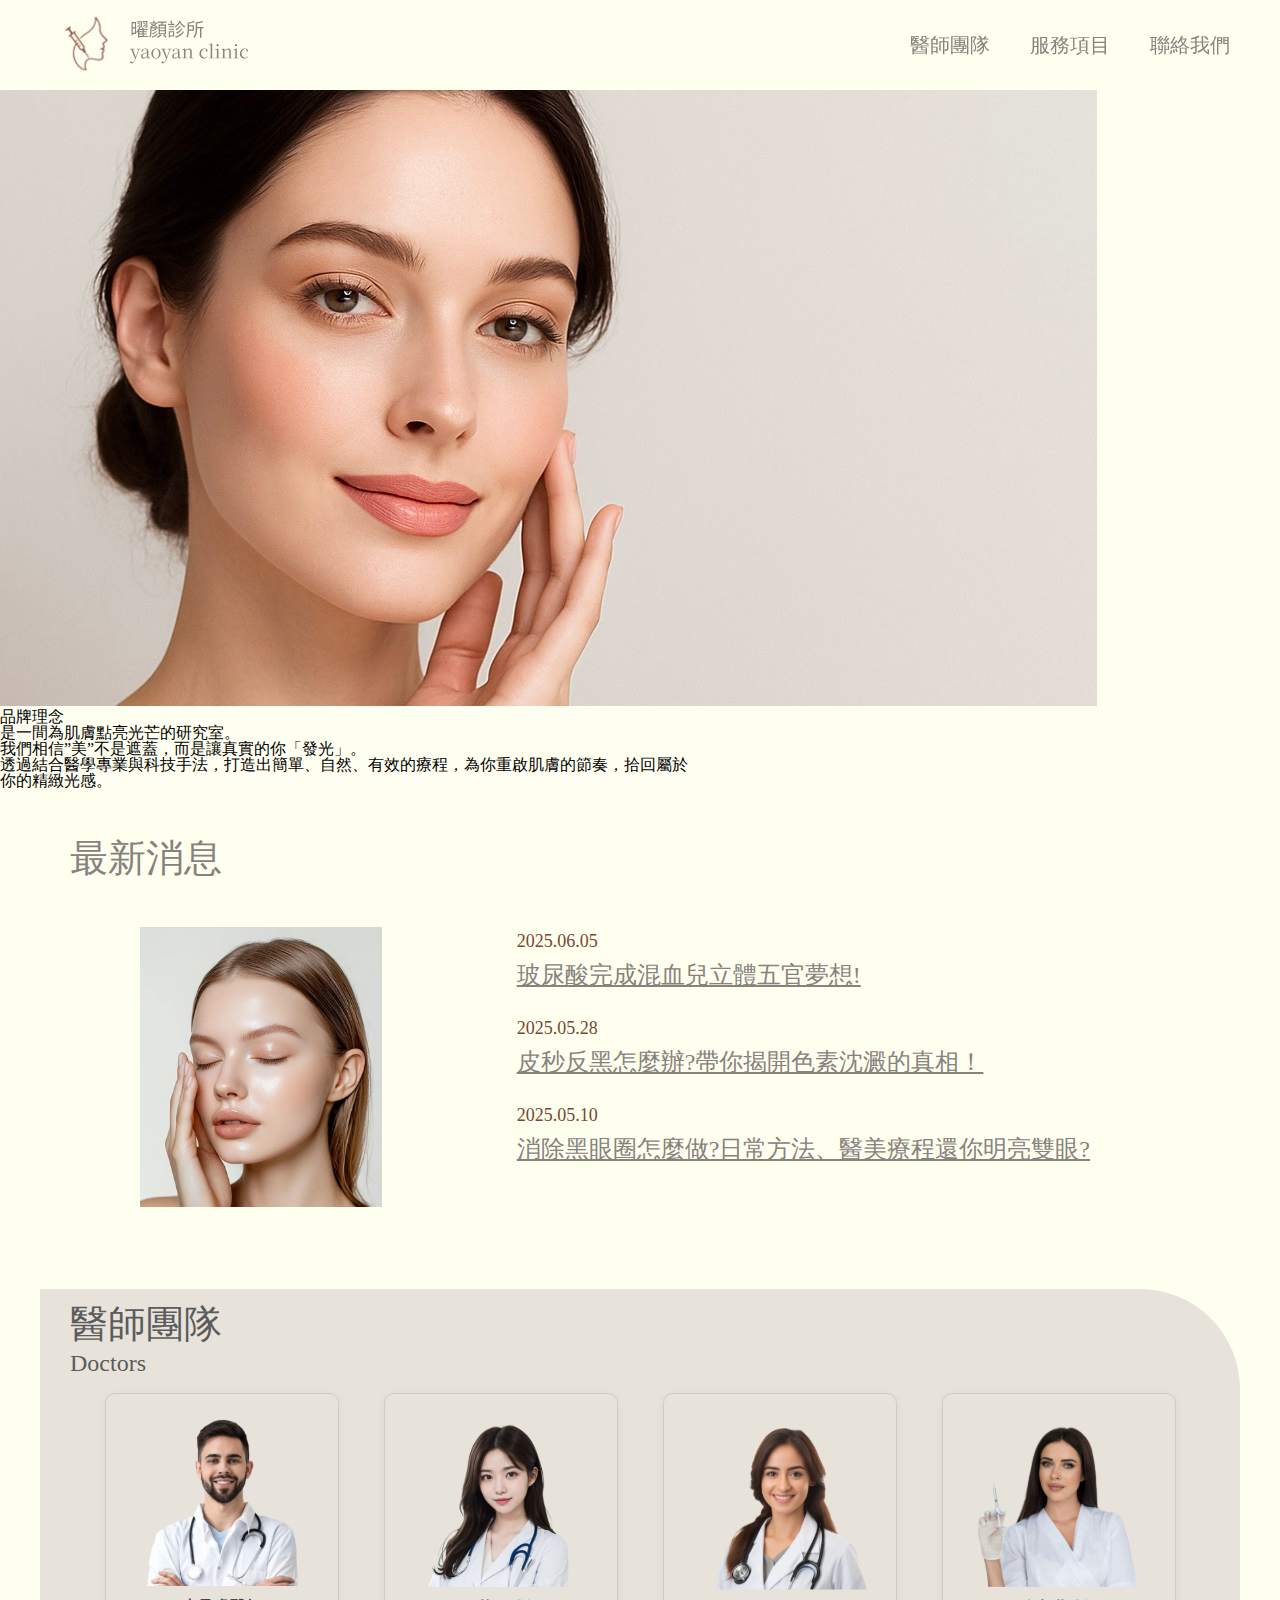
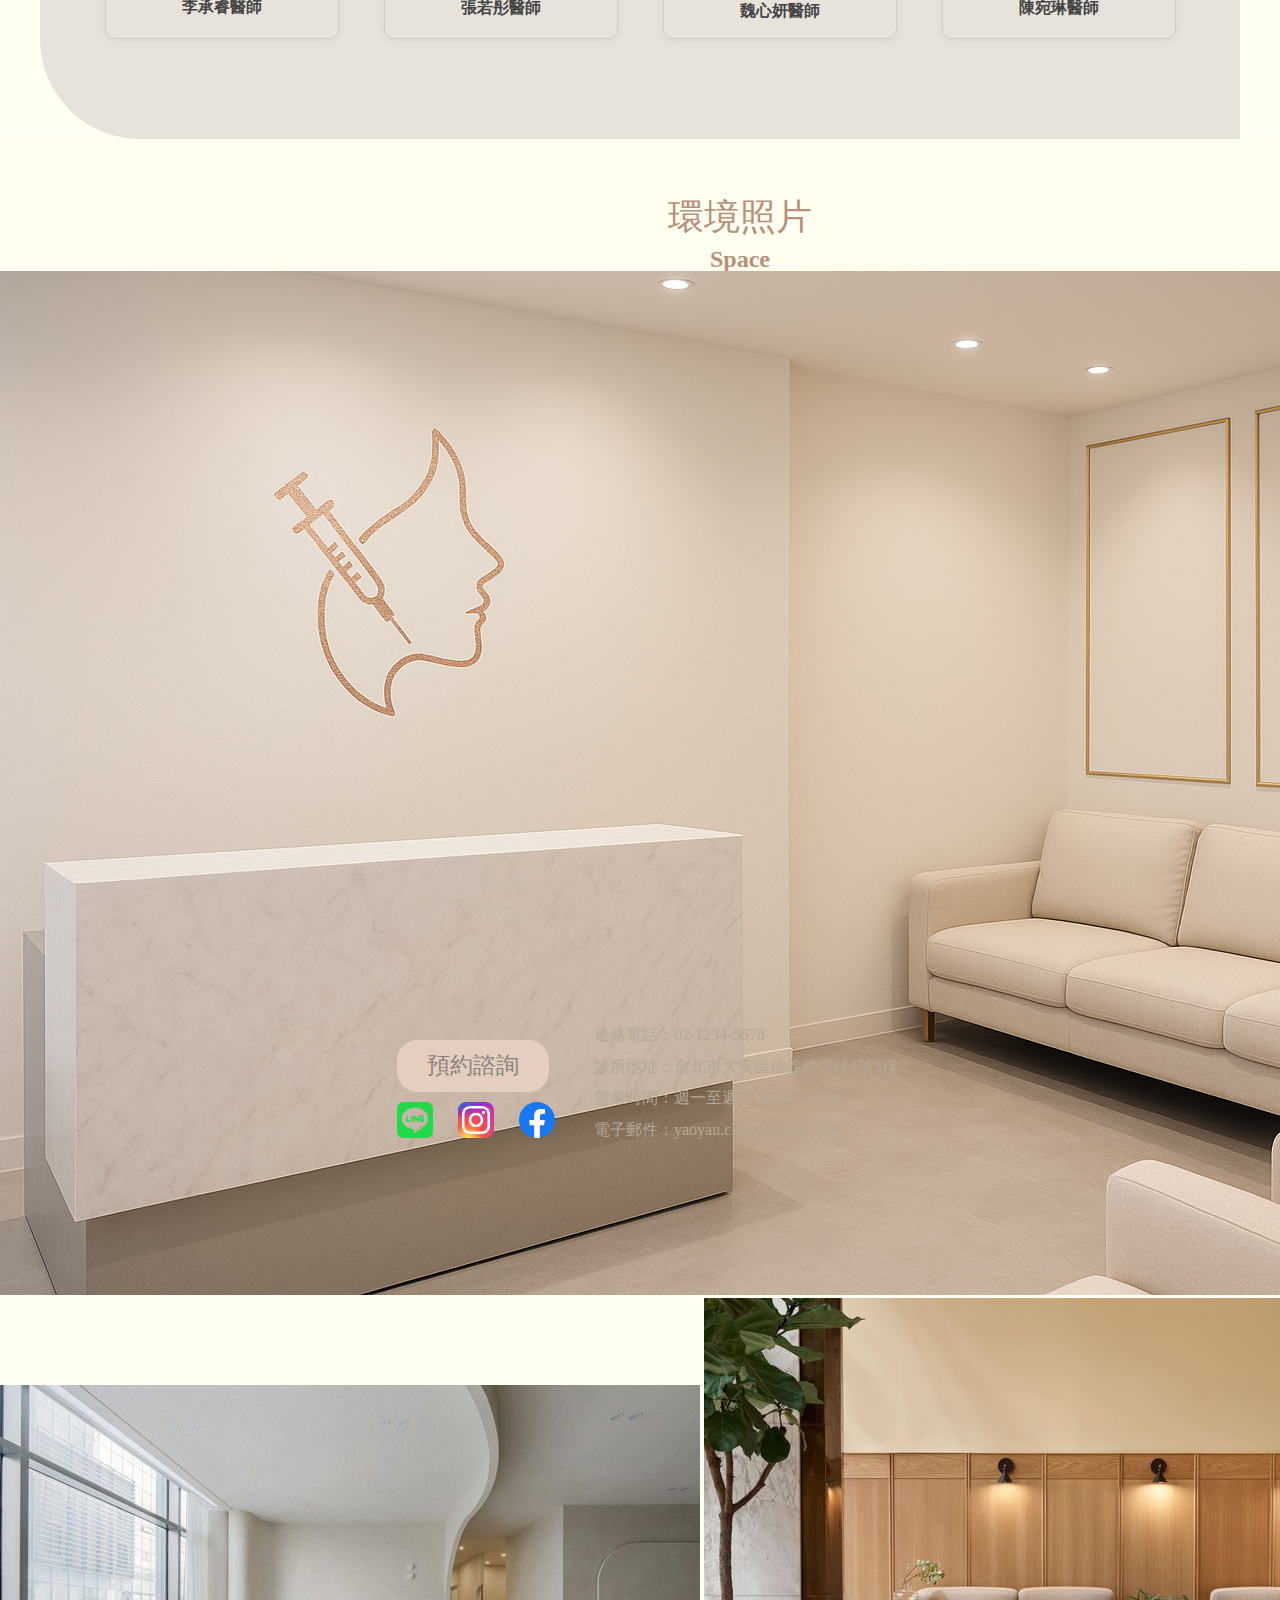
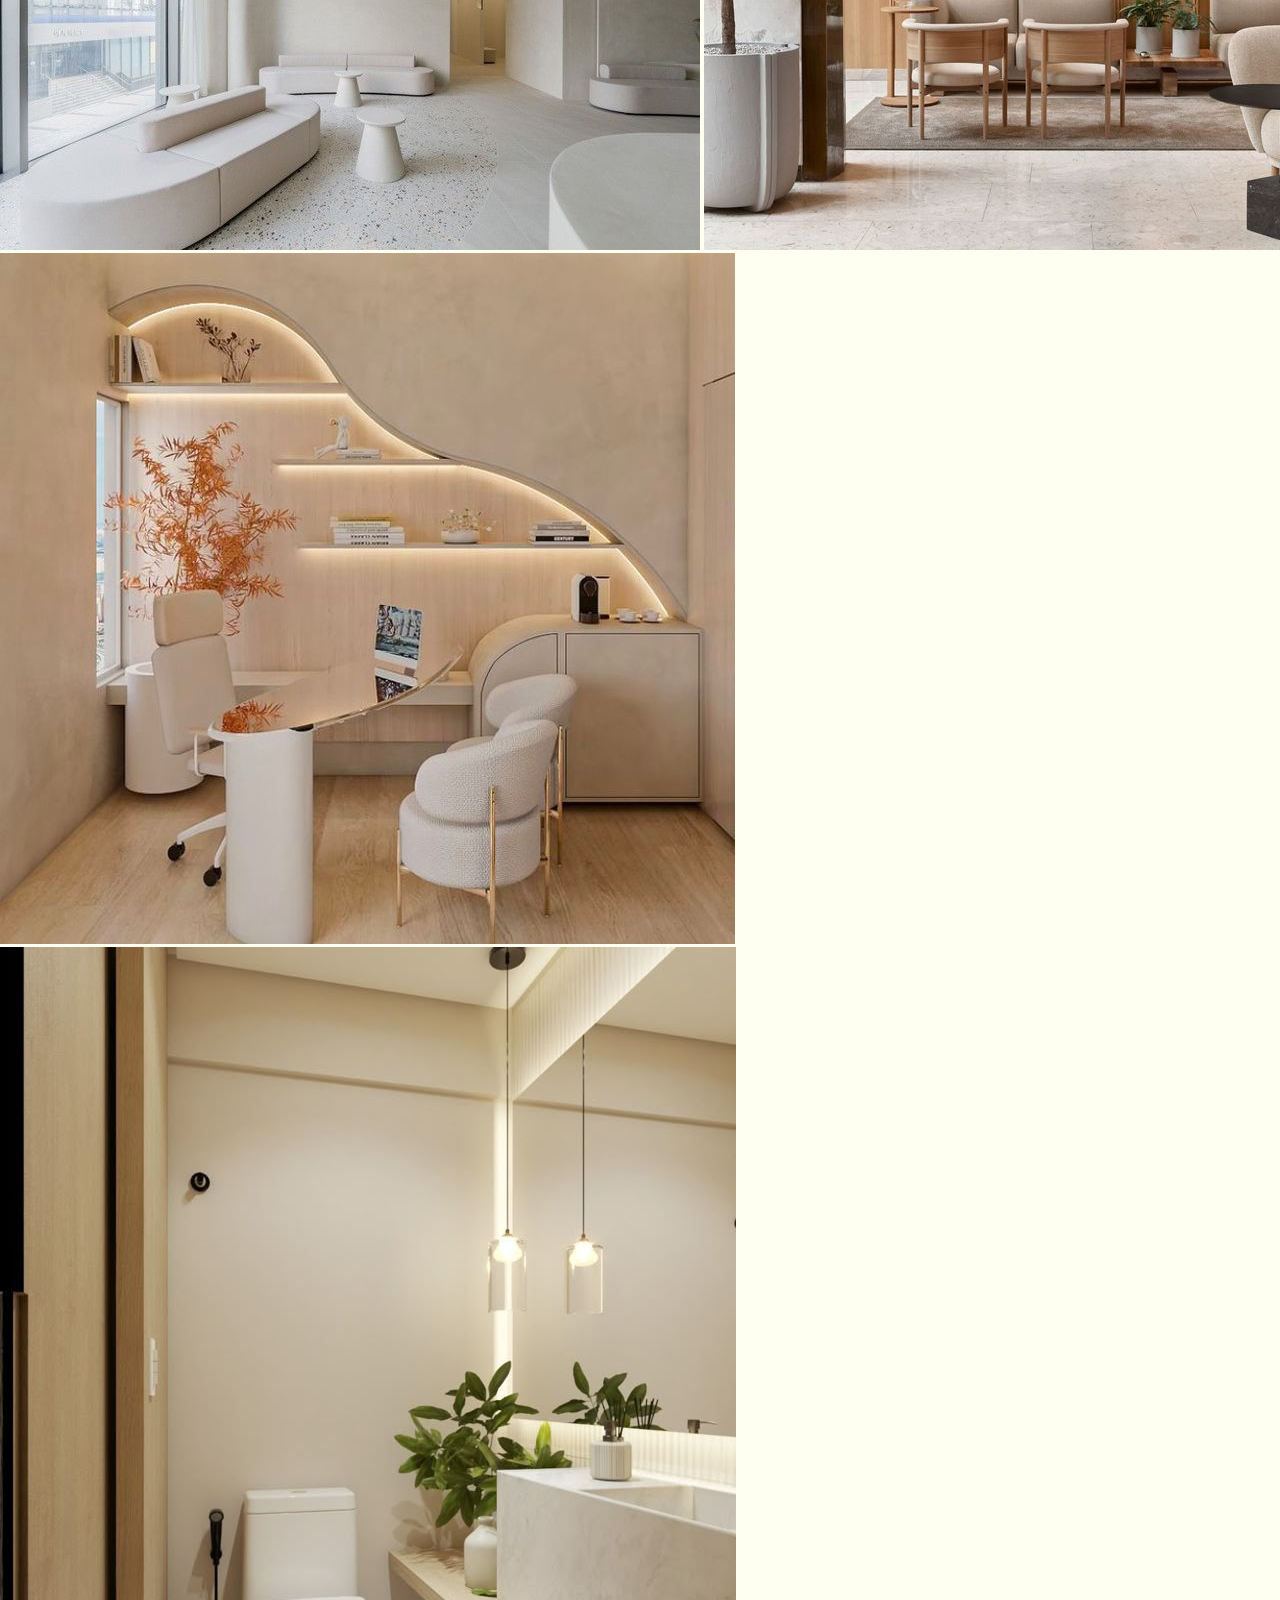
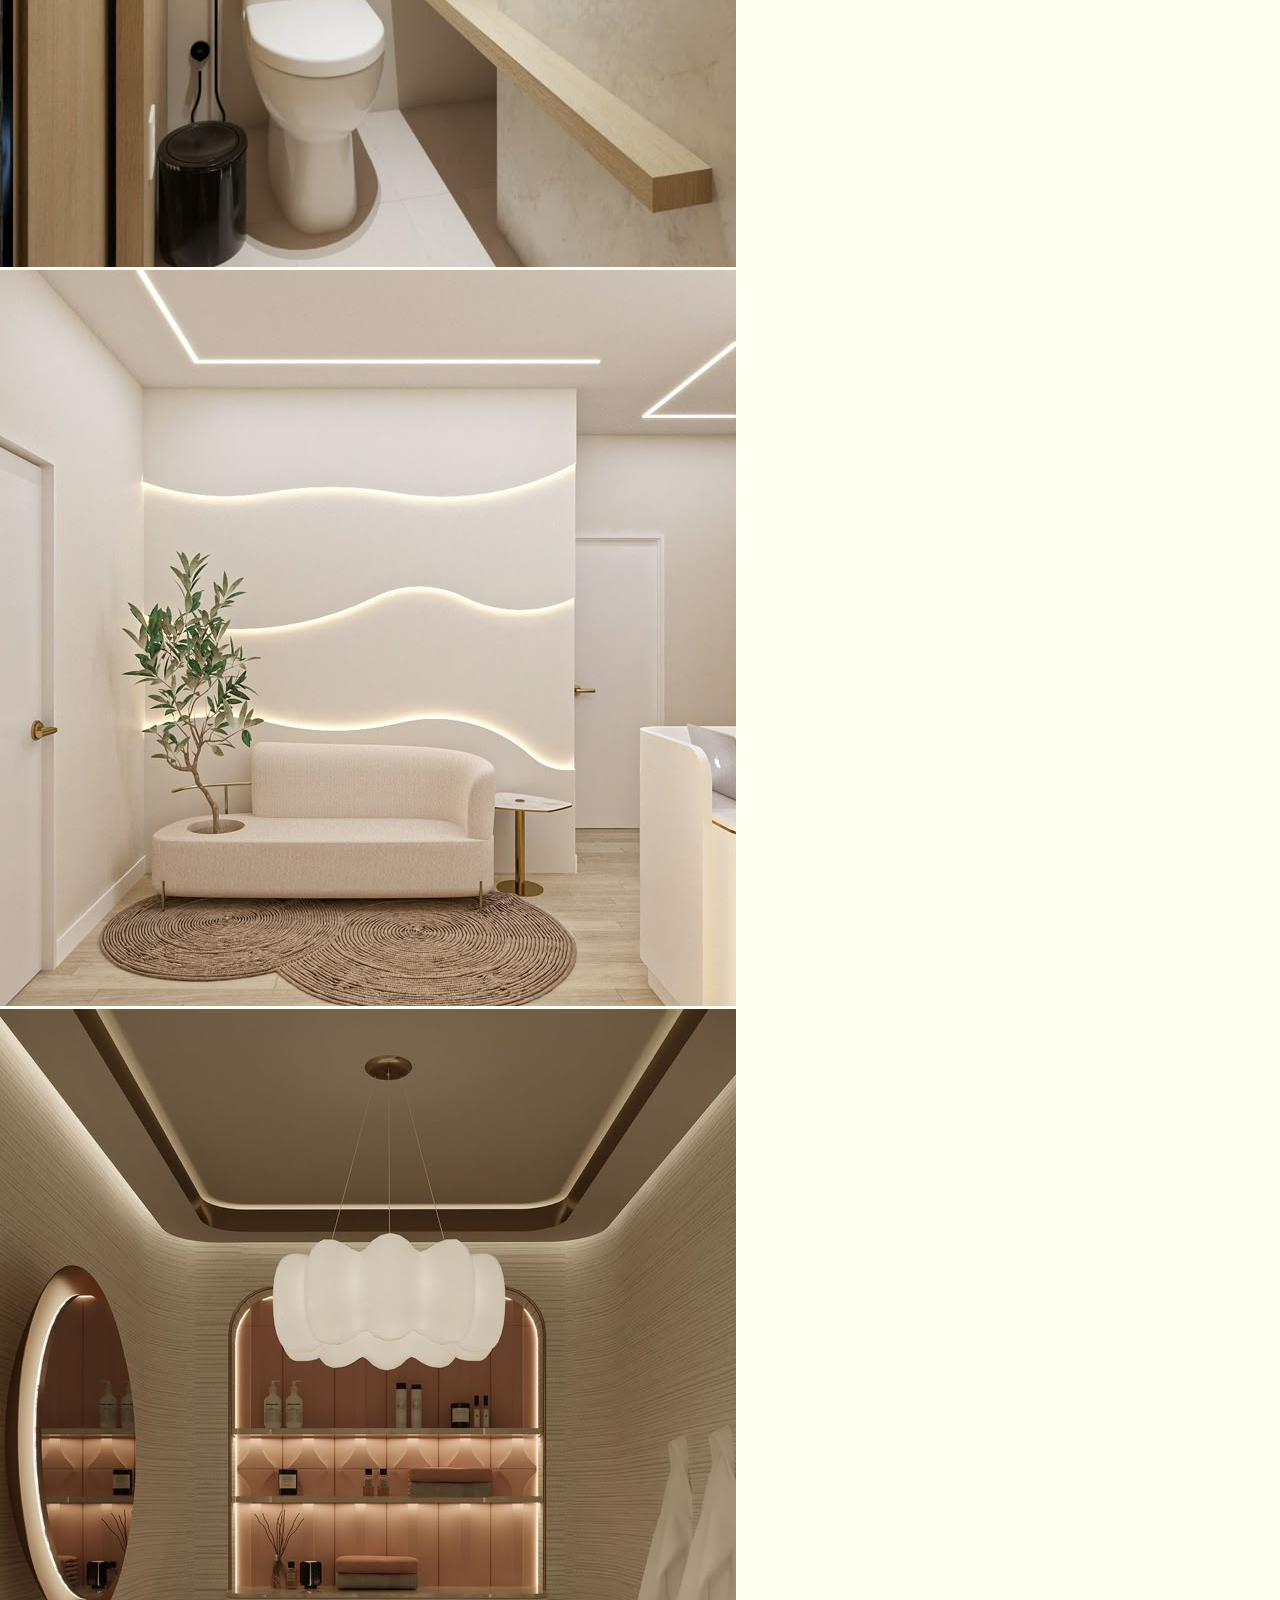
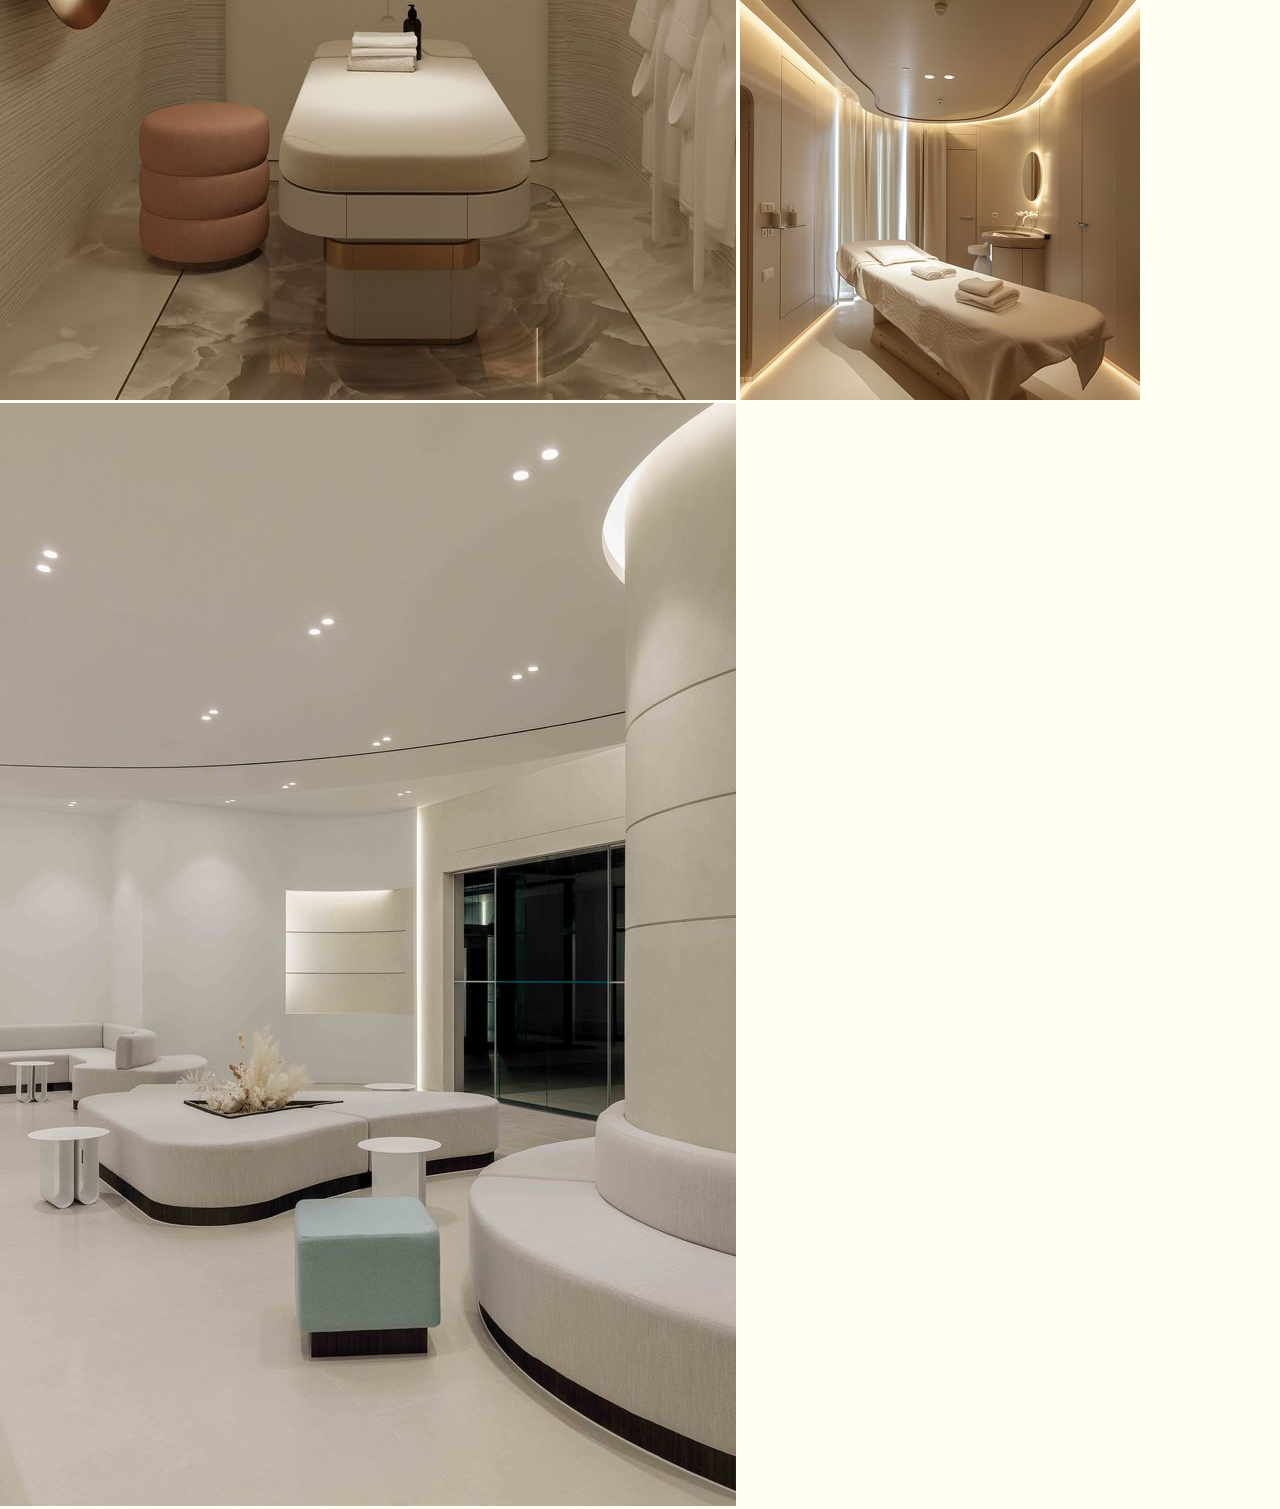
<file: index.html>
<!doctype html>
<html>
<head>
    <meta charset="UTF-8">
    <meta name="viewport" content="width=device-width, initial-scale=1.0">
    <title>Yaoyan Clinic</title>
    <link rel="stylesheet" href="home.css">
    <link rel="stylesheet" href="rwd.css">
    <link rel="icon" href="../figma/首頁/iconface.png">
    <script src="https://cdnjs.cloudflare.com/ajax/libs/jquery/3.7.1/jquery.min.js"></script>
    <script src="home.js"></script>
</head>

<body>
    
    <header>
        <div class="wrapper">

            <div class="top">
                <a href="index.html">
                    <img src="首頁/logo.svg" alt="">
                </a>
                <ul class="menu">
                    <li><a href="doctor.html">醫師團隊</a></li>

                    <li class="dropdown">
                        <a href="service.html">服務項目</a>

                        <ul class="submenu">
                            <li><a href="pi.html">皮秒雷射</a></li>
                            <li><a href="white.html">美白點滴</a></li>
                            <li><a href="hair.html">海神除毛</a></li>
                            <li><a href="hya.html">玻尿酸</a></li>
                        </ul>
                    </li>   
                    <li><a href="contact.html">聯絡我們</a></li>
                </ul>

            </div>
        </div>
    </header>
    <!-------------banner---------------------->
    <div class="banner">
        <img src="首頁/banner4.jpg" alt="">
        <div class="banner-text">
        <h1>品牌理念</h1>
        <p>是一間為肌膚點亮光芒的研究室。<br>我們相信”美”不是遮蓋，而是讓真實的你「發光」。<br>透過結合醫學專業與科技手法，打造出簡單、自然、有效的療程，為你重啟肌膚的節奏，拾回屬於<br>你的精緻光感。</p>
        </div>
               
    </div>
    <!-------------最新消息---------------------->
    <section class="news">
        <h2>最新消息</h2>
        <img src="首頁/image.png" alt="">

        <div class="newthing">
            <div class="news1">
                <p>2025.06.05</p>
                <a>玻尿酸完成混血兒立體五官夢想!</a>
            </div>
            <div class="news2">
                <p>2025.05.28</p>
                <a>皮秒反黑怎麼辦?帶你揭開色素沈澱的真相！</a>
            </div>
            <div class="news3">
                <p>2025.05.10</p>
                <a>消除黑眼圈怎麼做?日常方法、醫美療程還你明亮雙眼?</a>
            </div>
        </div>
       
    </section>
<!-------------醫師團隊---------------------->
    <section class="doctor">
        <div class="doctor-list">
            <h4>醫師團隊</h4>
            <p>Doctors</p>
            <div class="doctors-list">
                <div class="card">
                    <img src="首頁/皮秒醫師.svg" alt="李承睿醫師">
                    <p>李承睿醫師</p>
                </div>
                <div class="card">
                    <img src="首頁/美白點滴醫師.svg" alt="張若彤醫師">
                    <p>張若彤醫師</p>
                </div>
                <div class="card">
                    <img src="首頁/除毛醫師.svg" alt="魏心妍醫師">
                    <p>魏心妍醫師</p>
                </div>
                <div class="card">
                    <img src="首頁/玻尿酸醫師.svg" alt="陳宛琳醫師">
                    <p>陳宛琳醫師</p>
                </div>
            </div>
        </div>
    </section>
<!-------------環境照片---------------------->
<section class="spaceall">

    <div class="space-list">
        <h3>環境照片</h3>
        <p>Space</p>
    </div>

    <div class="space-1">
        <div class="main-photo">
            <img id="main" src="環境照片/logo space.png" alt="main photo">
        </div>

        <div class="thumbnails">
            <img src="環境照片/2.jpg" class="thumb active" data-large="環境照片/2.jpg">
            <img src="環境照片/4.jpg" class="thumb" data-large="環境照片/4.jpg">
            <img src="環境照片/765f19f199045f3f642af261bfcbd644.jpg" class="thumb" data-large="環境照片/765f19f199045f3f642af261bfcbd644.jpg">
            <img src="環境照片/c45a88b84bce5611c1241357a408d7dc.jpg" class="thumb" data-large="環境照片/c45a88b84bce5611c1241357a408d7dc.jpg">
            <img src="環境照片/fb364c75f2d26da7b005ed17de2c6778.jpg" class="thumb" data-large="環境照片/fb364c75f2d26da7b005ed17de2c6778.jpg">
            <img src="環境照片/fa8fc76d9f42e1df1ca084ec57fcabad.jpg" class="thumb" data-large="環境照片/fa8fc76d9f42e1df1ca084ec57fcabad.jpg">
            <img src="環境照片/治療室2.png" class="thumb" data-large="環境照片/治療室2.png">
            <img src="環境照片/大廳1.jpg" class="thumb" data-large="環境照片/大廳1.jpg">
        </div>
    </div>
    
</section>
<!-------------插入地圖---------------------->
<div class="map">
    <iframe src="https://www.google.com/maps/embed?pb=!1m18!1m12!1m3!1d1807.5055587779661!2d121.54384147116262!3d25.033696772788915!2m3!1f0!2f0!3f0!3m2!1i1024!2i768!4f13.1!3m3!1m2!1s0x3442abd30b06f9fd%3A0x9a5657a88cfda4bd!2zMTA25Y-w5YyX5biC5aSn5a6J5Y2A5L-h576p6Lev5Zub5q61MeiZnw!5e0!3m2!1szh-TW!2stw!4v1750233844998!5m2!1szh-TW!2stw" width="600" height="450" style="border:0;" allowfullscreen="" loading="lazy" referrerpolicy="no-referrer-when-downgrade"></iframe></iframe>
</div>

<!-------------頁尾---------------------->
<footer class="last-footer">
    
    <div class="contact-box">
        <div class="box">
            <a href="contact.html" class="btn">預約諮詢</a>
                <ul class="iconall">
                    <li>
                        <a href="#"></a>
                        <img src="首頁/logo_line.svg" alt="加入line好友">
                    </li>
                    <li>
                        <a href="#"></a>
                        <img src="首頁/logo_instagram.svg" alt="追蹤我們ig">
                    </li>   
                    <li>
                        <a href="#"></a>
                        <img src="首頁/logos_facebook.svg" alt="追蹤我們fb">
                    </li>
                </ul>
        </div>
        
        <div class="phone">
            <ul class="phone-list">
                <li>連絡電話：02-1234-5678</li>
                <li>診所地址：台北市大安區信義路四段1號5樓</li>
                <li>營業時間：週一至週六 10:00 - 19:00</li>
                <li>電子郵件：yaoyau.clinic@gmail.com</li>
            </ul>
        </div>
    </div>

</footer>

<script src="home.js"></script>
</body>
</html>
</file>
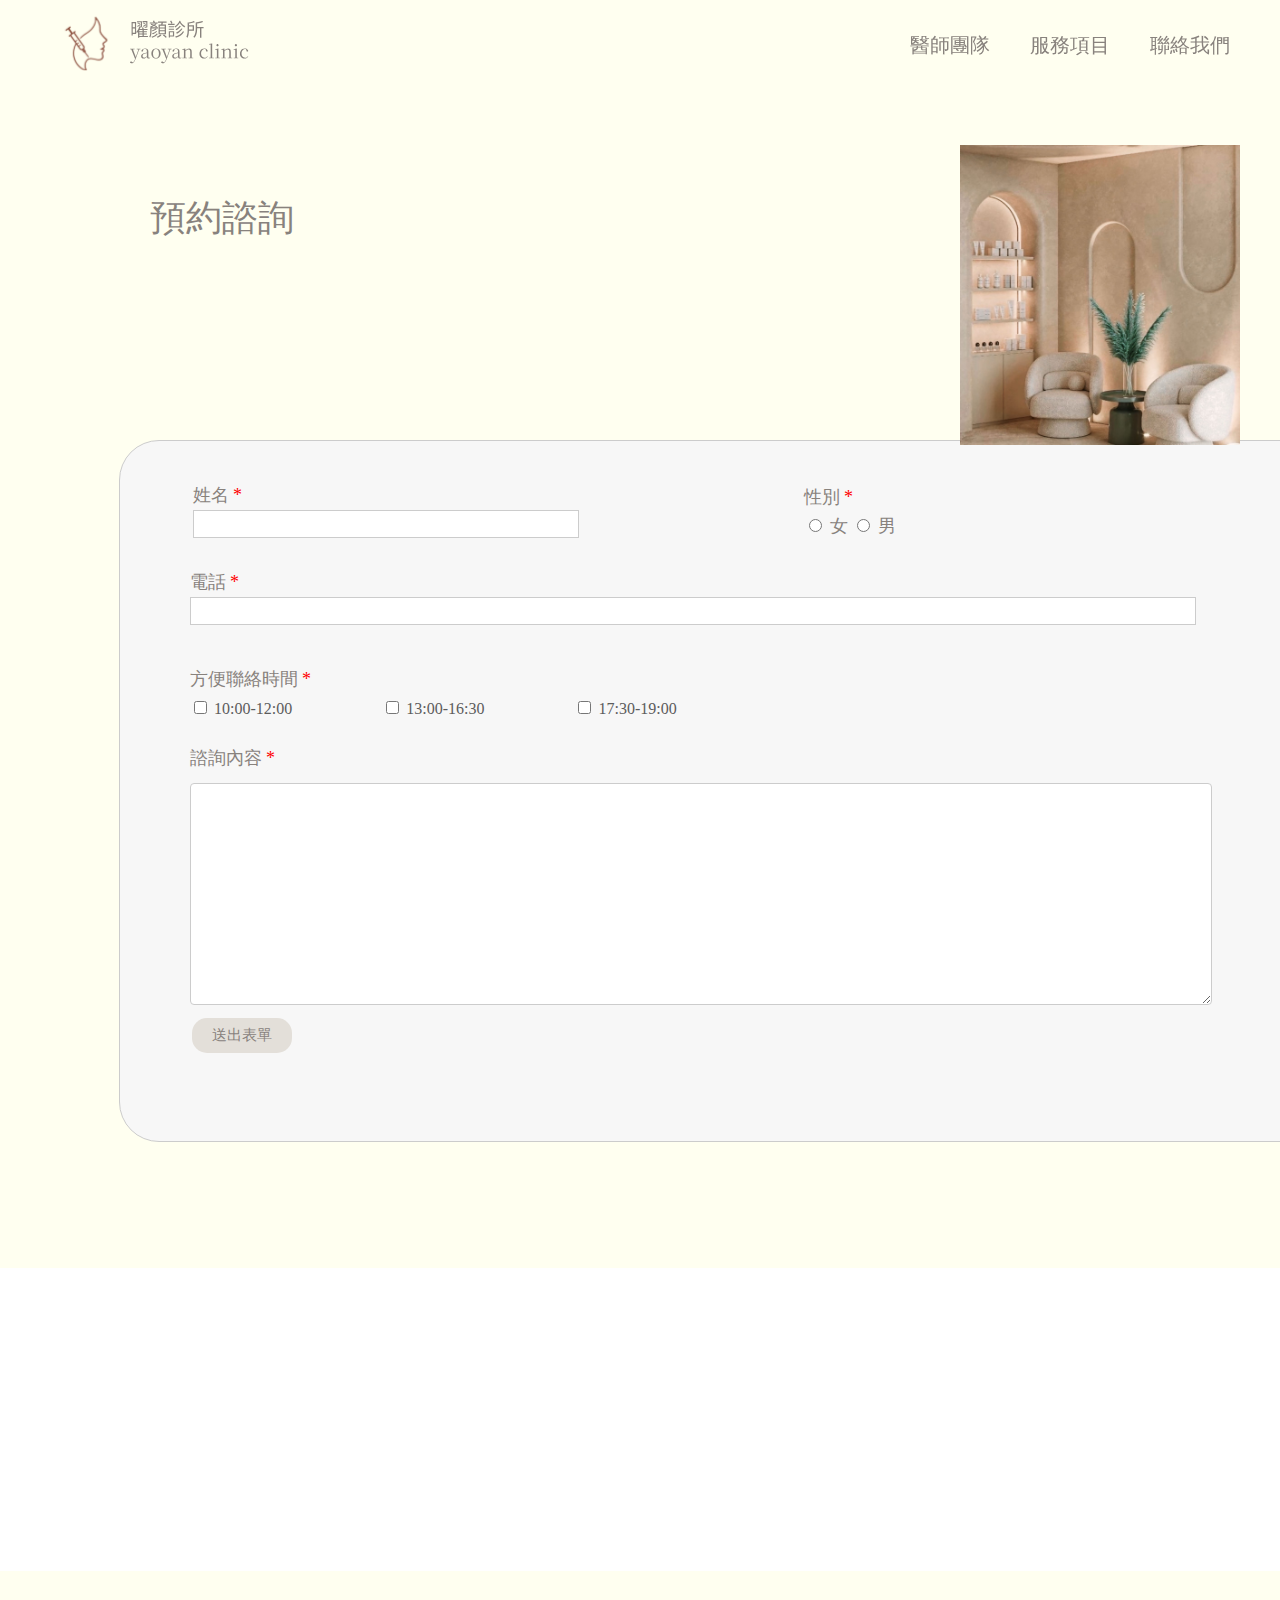
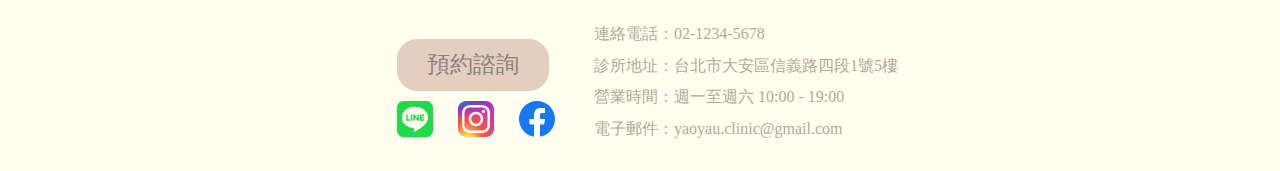
<file: contact.html>
<!doctype html>
<html>
<head>
    <meta charset="UTF-8">
    <title>contact</title>
    <link rel="icon" href="../figma/首頁/iconface.png">
    <link rel="stylesheet" href="home.css">
    <link rel="stylesheet" href="rwd.css">
    <script src="https://cdnjs.cloudflare.com/ajax/libs/jquery/3.7.1/jquery.min.js"></script>
    <!-- <script src="home.js"></script> -->
</head>
<body>
    
    <header>
        <div class="wrapper">

            <div class="top">
                <a href="index.html">
                    <img src="首頁/logo.svg" alt="">
                </a>
                <!-- 漢堡選單按鈕 -->
                <div class="menu-ham">
                <div class="bar bar1"></div>
                <div class="bar bar2"></div>
                <div class="bar bar3"></div>
                </div>
                <ul class="menu">
                    <li><a href="doctor.html">醫師團隊</a></li>

                    <li class="dropdown">
                        <a href="service.html">服務項目</a>
                        
                        <ul class="submenu">
                            <li><a href="pi.html">皮秒雷射</a></li>
                            <li><a href="white.html">美白點滴</a></li>
                            <li><a href="hair.html">海神除毛</a></li>
                            <li><a href="hya.html">玻尿酸</a></li>
                        </ul>
                    </li>   
                    <li><a href="contact.html">聯絡我們</a></li>
                </ul>

            </div>
        </div>
        <script src="home.js"></script>
    </header>
    <!------------圖片----------------------->
<section class="cspace">
    <div class="csphoto">
        <h1>預約諮詢</h1>
        <img src="環境照片/3.jpg" alt="">
    </div>
</section>
<!------------表單----------------------->
<section class="contaceall">
    <form class="contcat-f">
        <div class="CGall">
            <div class="contactA">
                <label for="name">姓名<span class="required">*</span></label>
                <input type="text" id="name" name="name"required>
            </div>

            <div class="genderA">
                <label>性別<span class="required">*</span></label><br>
  
                <label>
                    <input type="radio" name="gender" value="女" required>
                     女
                </label>

                <label>
                    <input type="radio" name="gender" value="男">
                    男
                </label>
            </div>

        </div>
        
       
        <div class="center">
            <label for="phone">電話<span class="required">*</span></label>
            <input type="text" id="phone"required>
        </div>
        
        <div class="timeconA">
            <div class="timecona">
                <label for="timecon">方便聯絡時間<span class="required">*</span></label>
            </div>
            <div class="time">
                <label><input type="checkbox" name="time" value="10:00-12:00"> 10:00-12:00</label>
                <label><input type="checkbox" name="time" value="13:00-16:30"> 13:00-16:30</label>
                <label><input type="checkbox" name="time" value="17:30-19:00"> 17:30-19:00</label>
            </div>
        </div>
        
        <div class="messall">
            <div class="messA">
                <label for="message">諮詢內容<span class="required">*</span></label>
            </div>
            <div class="messB">
                <textarea id="message" name="message" rows="4" required></textarea>
            </div>
        </div>

        <button type="submit">送出表單</button>
  
    </form>
</section>
<!-------------插入地圖---------------------->
<div class="map">
    <iframe src="https://www.google.com/maps/embed?pb=!1m18!1m12!1m3!1d1807.5055587779661!2d121.54384147116262!3d25.033696772788915!2m3!1f0!2f0!3f0!3m2!1i1024!2i768!4f13.1!3m3!1m2!1s0x3442abd30b06f9fd%3A0x9a5657a88cfda4bd!2zMTA25Y-w5YyX5biC5aSn5a6J5Y2A5L-h576p6Lev5Zub5q61MeiZnw!5e0!3m2!1szh-TW!2stw!4v1750233844998!5m2!1szh-TW!2stw" width="600" height="450" style="border:0;" allowfullscreen="" loading="lazy" referrerpolicy="no-referrer-when-downgrade"></iframe></iframe>
</div>
<!-------------頁尾---------------------->
<footer class="last-footer">
    
    <div class="contact-box">
        <div class="box">
            <a href="contact.html" class="btn">預約諮詢</a>
                <ul class="iconall">
                    <li>
                        <a href="#"></a>
                        <img src="首頁/logo_line.svg" alt="加入line好友">
                    </li>
                    <li>
                        <a href="#"></a>
                        <img src="首頁/logo_instagram.svg" alt="追蹤我們ig">
                    </li>   
                    <li>
                        <a href="#"></a>
                        <img src="首頁/logos_facebook.svg" alt="追蹤我們fb">
                    </li>
                </ul>
        </div>
        
        <div class="phone">
            <ul class="phone-list">
                <li>連絡電話：02-1234-5678</li>
                <li>診所地址：台北市大安區信義路四段1號5樓</li>
                <li>營業時間：週一至週六 10:00 - 19:00</li>
                <li>電子郵件：yaoyau.clinic@gmail.com</li>
            </ul>
        </div>
    </div>

</footer>
</file>
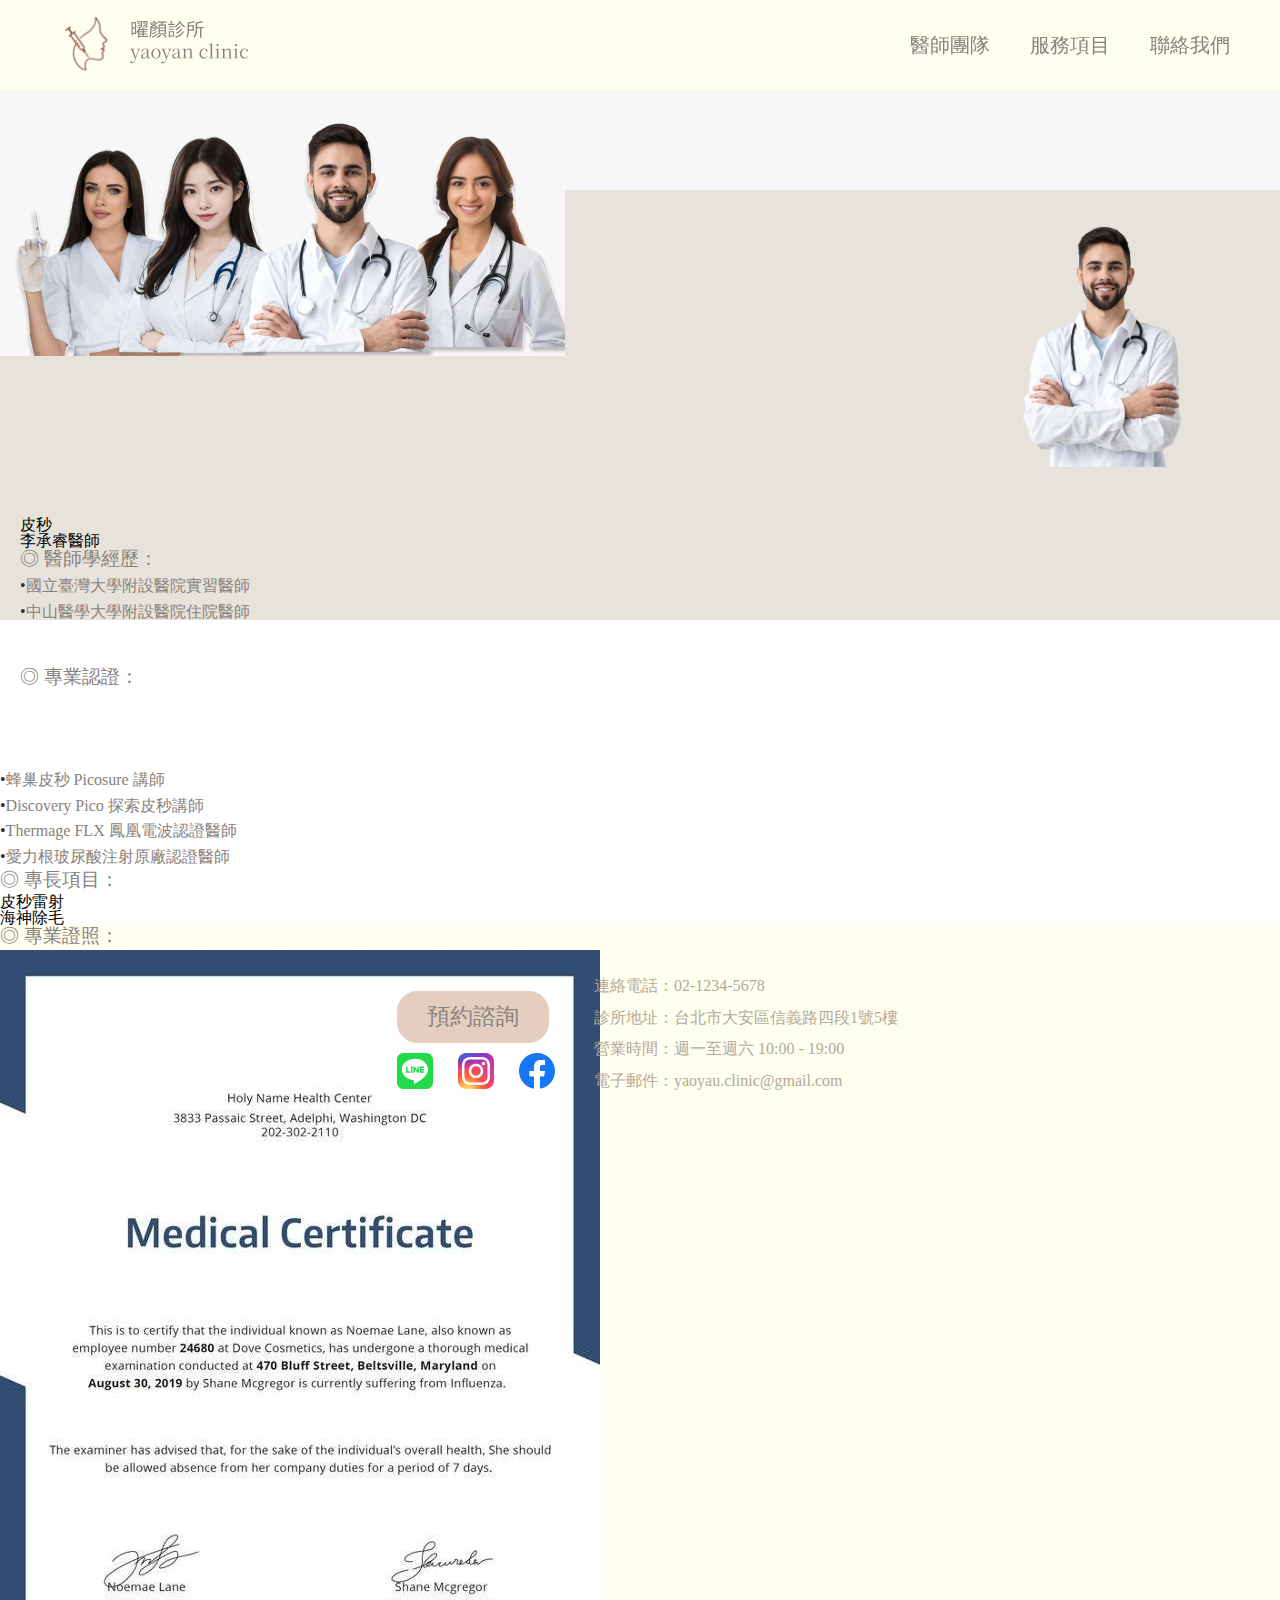
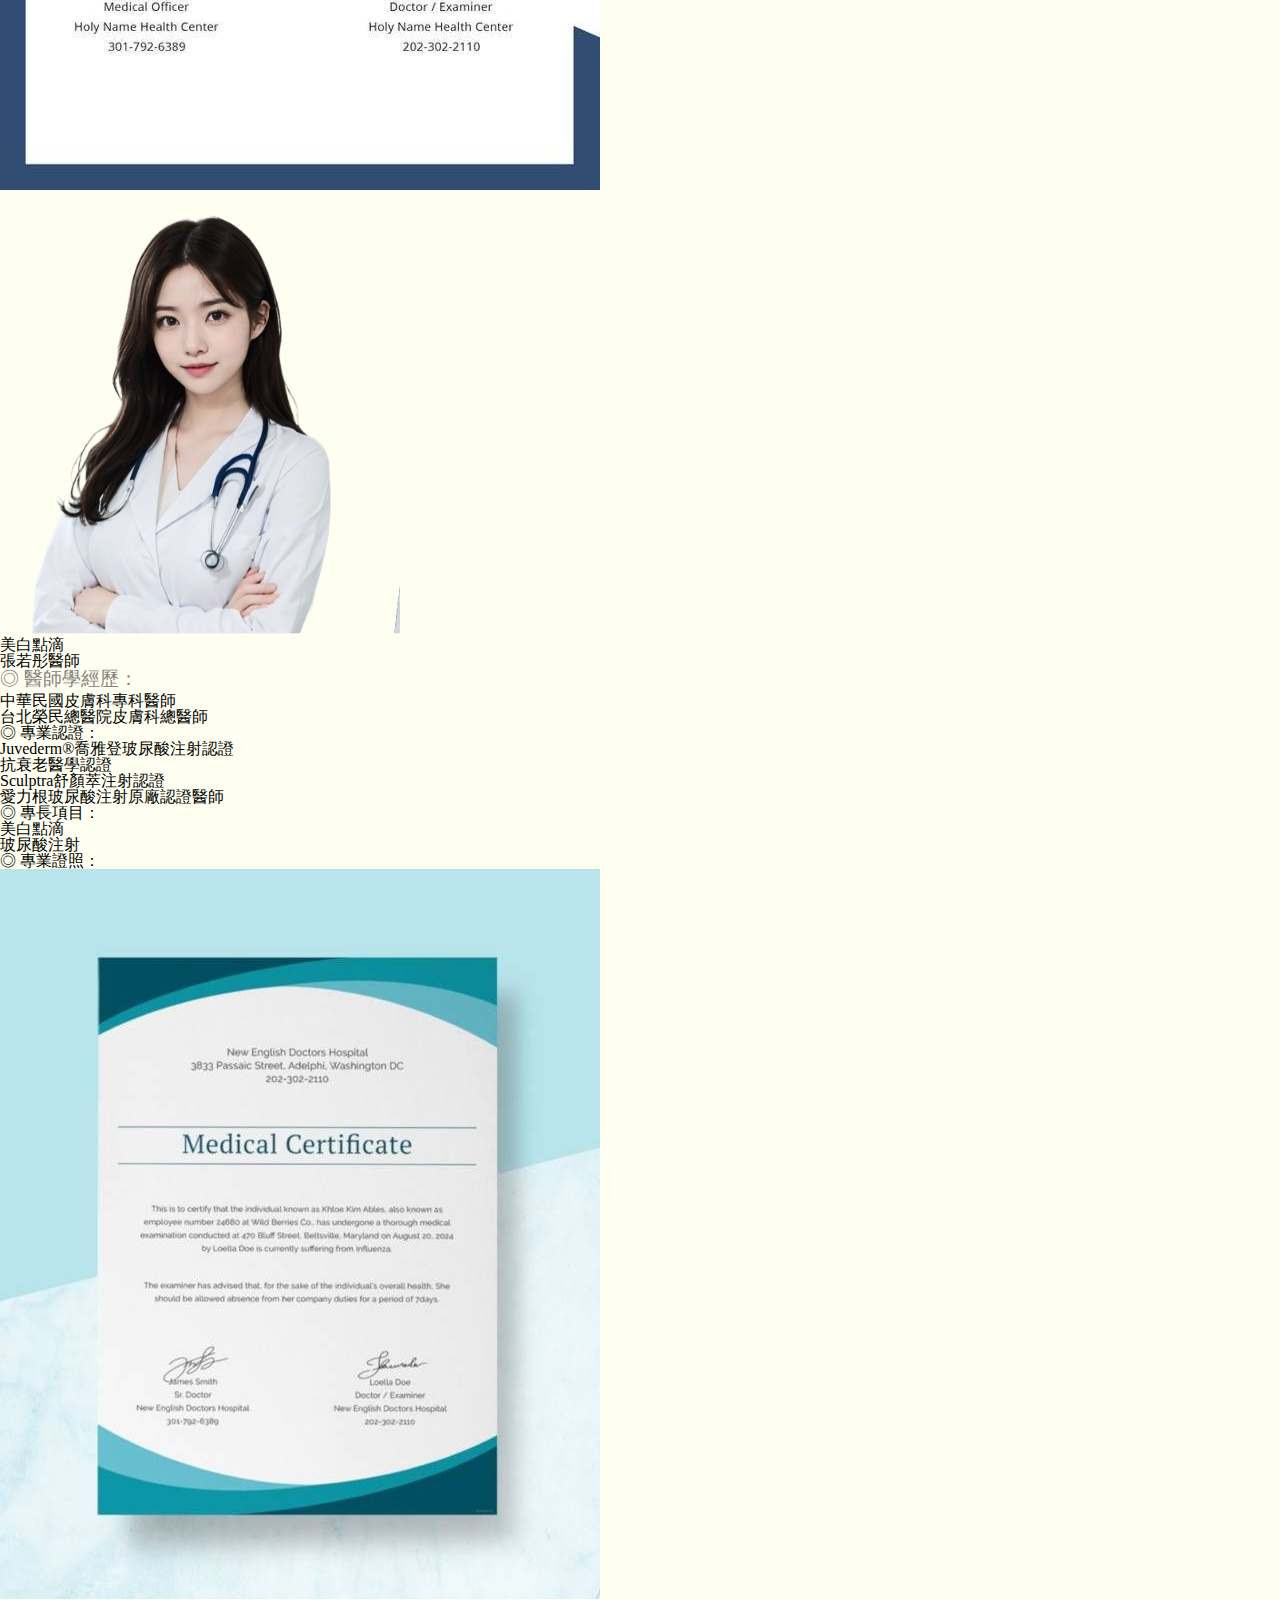
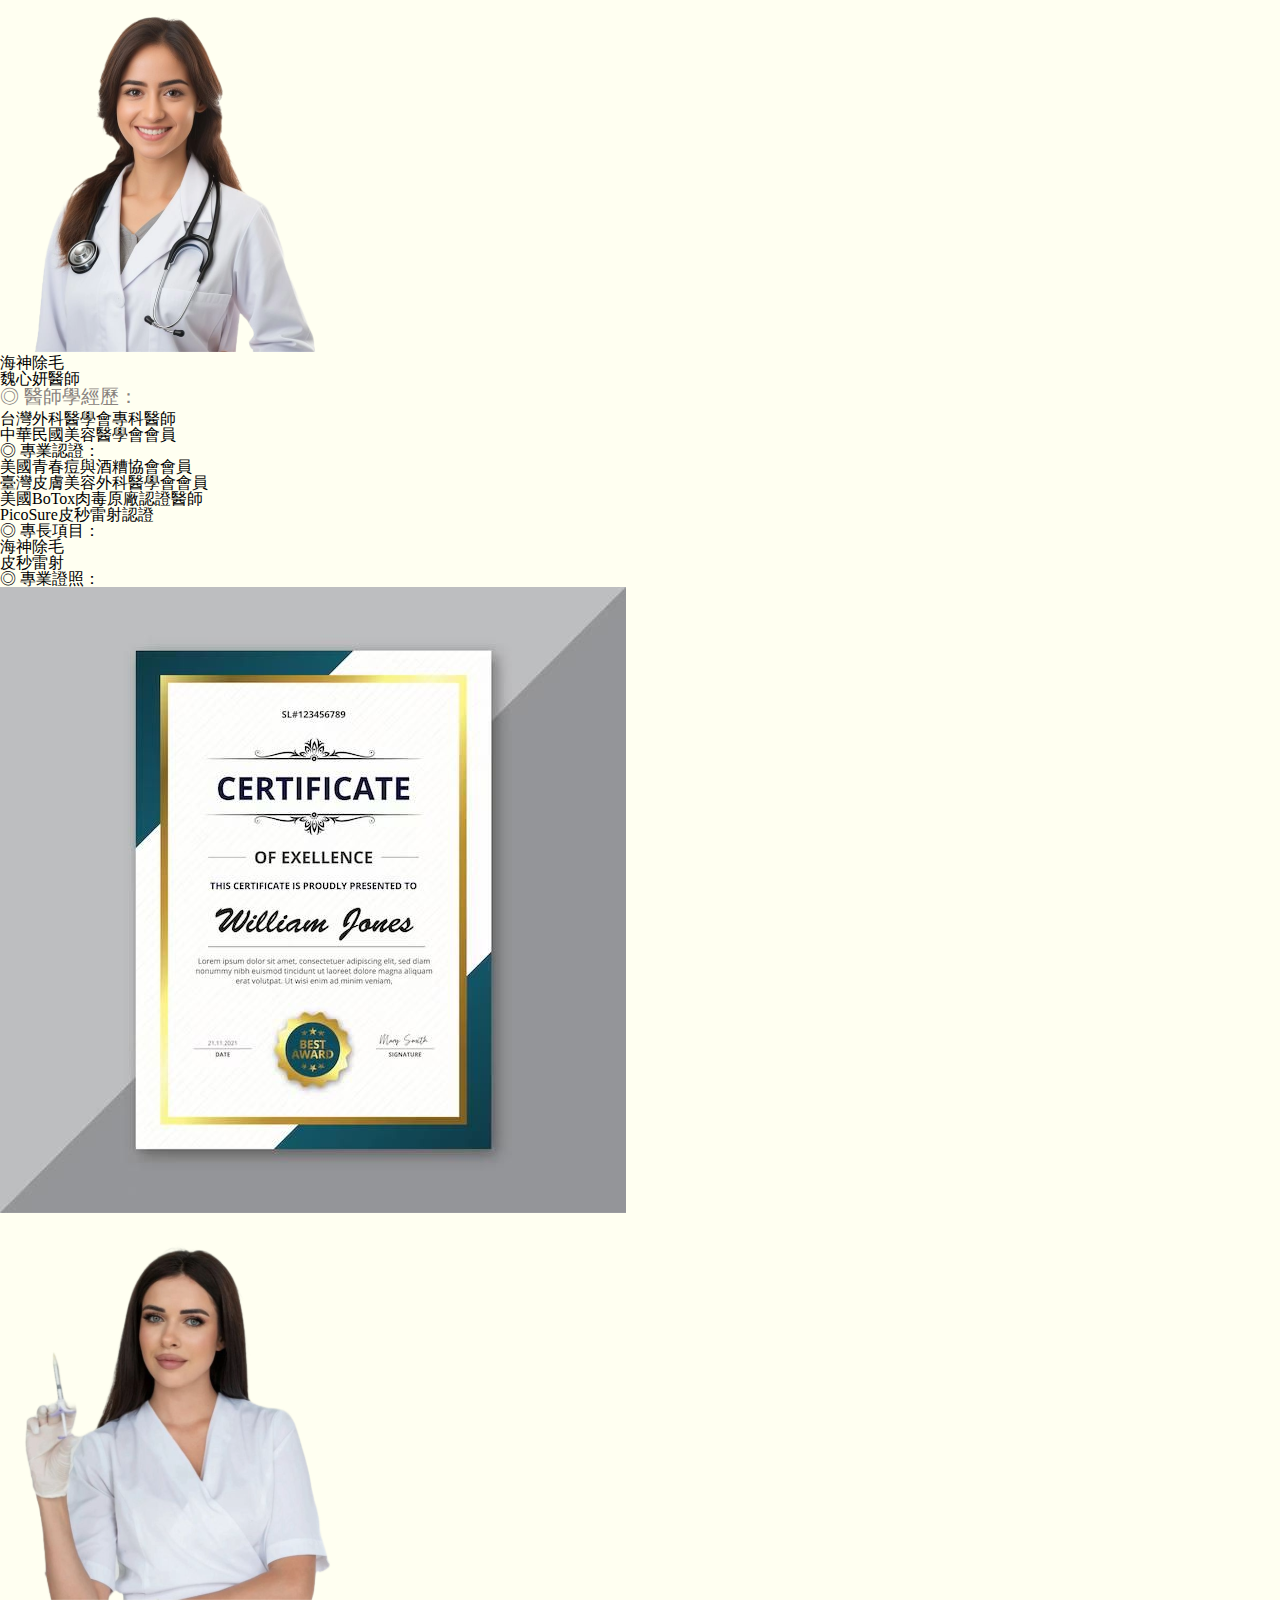
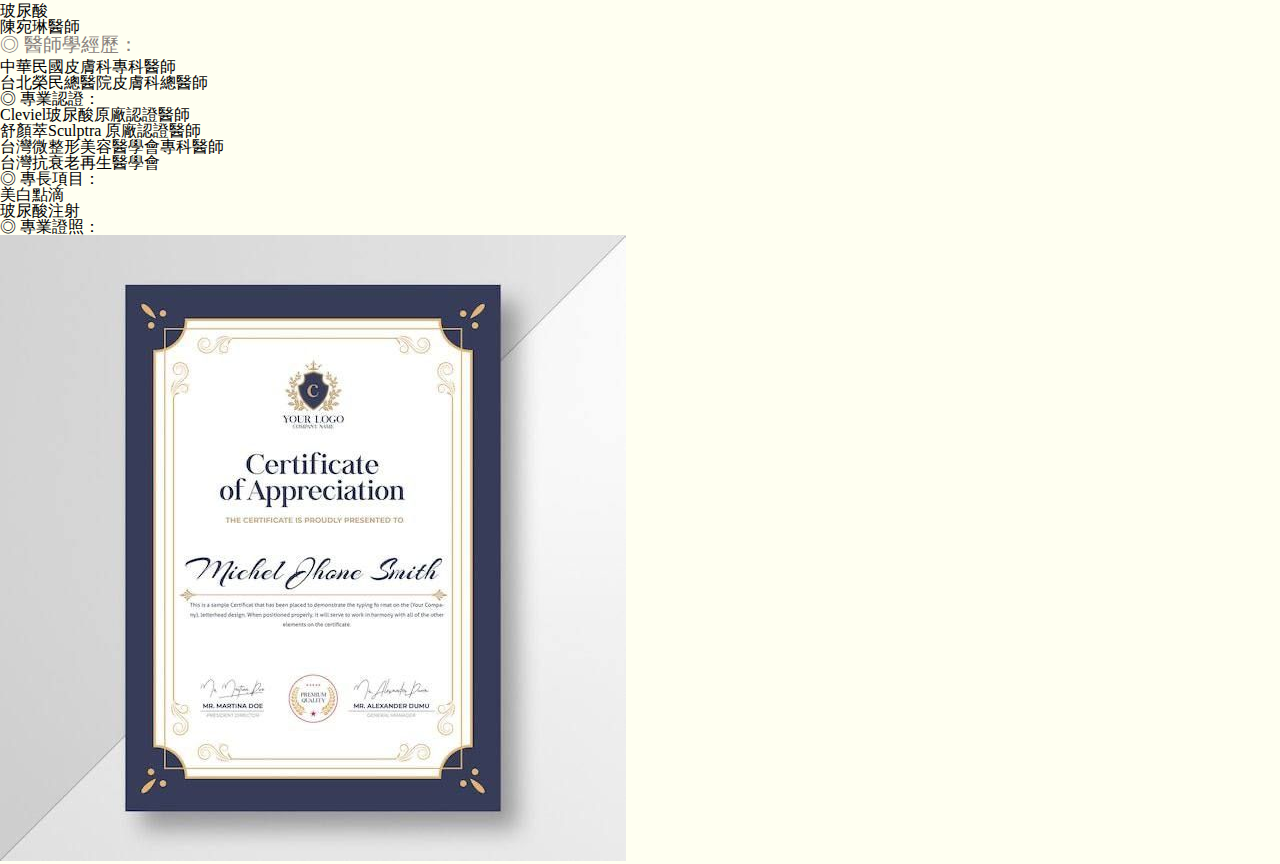
<file: doctor.html>
<!doctype html>
<html>
<head>
    <meta charset="UTF-8">
    <title>doctors</title>
    <link rel="icon" href="../figma/首頁/iconface.png">
    <link rel="stylesheet" href="home.css">
    <link rel="stylesheet" href="rwd.css">
    <script src="https://cdnjs.cloudflare.com/ajax/libs/jquery/3.7.1/jquery.min.js"></script>
    <script src="home.js"></script>
</head>

<body>
    
    <header>
        <div class="wrapper">

            <div class="top">
                <a href="index.html">
                    <img src="首頁/logo.svg" alt="">
                </a>

                <ul class="menu">
                    <li><a href="doctor.html">醫師團隊</a></li>

                    <li class="dropdown">
                        <a href="service.html">服務項目</a>

                        <ul class="submenu">
                            <li><a href="pi.html">皮秒雷射</a></li>
                            <li><a href="white.html">美白點滴</a></li>
                            <li><a href="hair.html">海神除毛</a></li>
                            <li><a href="hya.html">玻尿酸</a></li>
                        </ul>
                    </li>   
                    <li><a href="contact.html">聯絡我們</a></li>
                </ul>
            </div>
        </div>
    </header>
 <!-------------大標題---------------------->
 <section class="doctor-sec">
    <!-- <h1>醫師團隊介紹</h1> -->
     <div class="four">
        <img src="第二頁/4人.png" alt="">
     </div>
 </section>
 <!-------------第二部分皮秒---------------------->
 <section class="dlistall">
    <div class="one">
        <div class="doctor-card">
                <div class="dlist1">
                    <img src="第二頁/皮秒醫師.svg" alt="">
                </div>
                <div class="dlist1-text doctor-info">
                    <div class="listA">
                        <div class="listp1">
                            <h1>皮秒<br>李承睿醫師</h1>
                            <p>◎ 醫師學經歷：</p>
                        </div>
                        <ul class="listp2">
                            <li>國立臺灣大學附設醫院實習醫師</li>
                            <li>中山醫學大學附設醫院住院醫師</li>
                        </ul>
                    </div>
                    <div class="listB">
                        <div class="listp1">
                            <p>◎ 專業認證：</p>
                        </div>
                    </div>
                    <div class="listp2">
                        <ul>
                            <li>蜂巢皮秒 Picosure 講師</li>
                            <li>Discovery Pico 探索皮秒講師</li>
                            <li>Thermage FLX 鳳凰電波認證醫師</li>
                            <li>愛力根玻尿酸注射原廠認證醫師</li>
                        </ul>
                    </div>
                    <div class="listC">
                        <div class="listp1">
                            <p>◎ 專長項目：</p>
                        </div>
                        <div class="listp4">
                            <p>皮秒雷射</p>
                            <p>海神除毛</p>
                        </div>
                    </div>
                    <div class="listD">
                        <div class="listp1">
                            <p>◎ 專業證照：</p>
                        </div>
                        <div class="listp5">
                            <img src="第二頁/1.jpg" alt="證照">
                        </div>
                    </div>
                </div>
        </div>
       
        <!----美白-------->
            <div class="doctor-card">
                <div class="hya1">
                    <img src="第二頁/美白點滴醫師.svg" alt="">
                </div>
                <div class="hya-text doctor-info">
                    <div class="listE">
                        <div class="listp1">
                            <h1>美白點滴<br>張若彤醫師</h1>
                            <p>◎ 醫師學經歷：</p>
                        </div>
                        <ul class="listp7">
                            <li>中華民國皮膚科專科醫師</li>
                            <li>台北榮民總醫院皮膚科總醫師</li>
                        </ul>
                    </div>
                    <div class="listF">
                        <div class="listp6">
                            <p>◎ 專業認證：</p>
                        </div>
                        <ul class="listp7">
                            <li>Juvederm®喬雅登玻尿酸注射認證</li>
                            <li>抗衰老醫學認證</li>
                            <li>Sculptra舒顏萃注射認證</li>
                            <li>愛力根玻尿酸注射原廠認證醫師</li>
                        </ul>
                    </div>
                    <div class="listG">
                        <div class="listp6">
                            <p>◎ 專長項目：</p>
                        </div>
                        <div class="listp8">
                            <p>美白點滴</p>
                            <p>玻尿酸注射</p>
                        </div>
                    </div>
                    <div class="listH">
                        <div class="listp6">
                            <p>◎ 專業證照：</p>
                        </div>
                        <div class="listp5">
                            <img src="第二頁/2.jpg" alt="證照">
                        </div>
                    </div>
                </div>
            </div>

            <!----除毛-------->
                <div class="doctor-card">
                    <div class="hair1">
                        <img src="第二頁/除毛醫師.svg" alt="">
                    </div>
                    <div class="hair-text doctor-info">
                        <div class="listp1">
                            <h1>海神除毛<br>魏心妍醫師</h1>
                            <p>◎ 醫師學經歷：</p>
                        </div>
                        <ul class="listp7">
                            <li>台灣外科醫學會專科醫師</li>
                            <li>中華民國美容醫學會會員</li>
                        </ul>
                        <div class="listF">
                            <div class="listp6">
                                <p>◎ 專業認證：</p>
                            </div>
                            <ul class="listp7">
                                <li>美國青春痘與酒糟協會會員</li>
                                <li>臺灣皮膚美容外科醫學會會員</li>
                                <li>美國BoTox肉毒原廠認證醫師</li>
                                <li>PicoSure皮秒雷射認證</li>
                            </ul>
                        </div>
                        <div class="listG">
                            <div class="listp6">
                                <p>◎ 專長項目：</p>
                            </div>
                            <div class="listp8">
                                <p>海神除毛</p>
                                <p>皮秒雷射</p>
                            </div>
                        </div>
                        <div class="listH">
                            <div class="listp6">
                                <p>◎ 專業證照：</p>
                            </div>
                            <div class="listp5">
                                <img src="第二頁/3.jpg" alt="證照">
                            </div>
                        </div>
                    </div>
                </div>

        <!----玻尿酸-------->
            <div class="doctor-card">
                <div class="last1">
                    <img src="第二頁/玻尿酸醫師.svg" alt="">
                </div>
                <div class="last-text doctor-info">
                    <div class="listp1">
                        <h1>玻尿酸<br>陳宛琳醫師</h1>
                        <p>◎ 醫師學經歷：</p>
                    </div>
                    <ul class="listp7">
                        <li>中華民國皮膚科專科醫師</li>
                        <li>台北榮民總醫院皮膚科總醫師</li>
                    </ul>
                    <div class="listF">
                        <div class="listp6">
                            <p>◎ 專業認證：</p>
                        </div>
                        <ul class="listp7">
                            <li>Cleviel玻尿酸原廠認證醫師</li>
                            <li>舒顏萃Sculptra 原廠認證醫師</li>
                            <li>台灣微整形美容醫學會專科醫師</li>
                            <li>台灣抗衰老再生醫學會</li>
                        </ul>
                    </div>
                    <div class="listG">
                        <div class="listp6">
                            <p>◎ 專長項目：</p>
                        </div>
                        <div class="listp8">
                            <p>美白點滴</p>
                            <p>玻尿酸注射</p>
                        </div>
                    </div>
                    <div class="listH">
                        <div class="listp6">
                            <p>◎ 專業證照：</p>
                        </div>
                        <div class="listp5">
                            <img src="第二頁/4.jpg" alt="證照">
                        </div>
                    </div>
                </div>
            </div>

    </div>       
</section>
 <!-------------插入地圖---------------------->
<div class="map">
    <iframe src="https://www.google.com/maps/embed?pb=!1m18!1m12!1m3!1d1807.5055587779661!2d121.54384147116262!3d25.033696772788915!2m3!1f0!2f0!3f0!3m2!1i1024!2i768!4f13.1!3m3!1m2!1s0x3442abd30b06f9fd%3A0x9a5657a88cfda4bd!2zMTA25Y-w5YyX5biC5aSn5a6J5Y2A5L-h576p6Lev5Zub5q61MeiZnw!5e0!3m2!1szh-TW!2stw!4v1750233844998!5m2!1szh-TW!2stw" width="600" height="450" style="border:0;" allowfullscreen="" loading="lazy" referrerpolicy="no-referrer-when-downgrade"></iframe></iframe>
</div>
<!-------------頁尾---------------------->
<footer class="last-footer">
    
    <div class="contact-box">
        <div class="box">
            <a href="contact.html" class="btn">預約諮詢</a>
                <ul class="iconall">
                    <li>
                        <a href="#"></a>
                        <img src="首頁/logo_line.svg" alt="加入line好友">
                    </li>
                    <li>
                        <a href="#"></a>
                        <img src="首頁/logo_instagram.svg" alt="追蹤我們ig">
                    </li>   
                    <li>
                        <a href="#"></a>
                        <img src="首頁/logos_facebook.svg" alt="追蹤我們fb">
                    </li>
                </ul>
        </div>
        
        <div class="phone">
            <ul class="phone-list">
                <li>連絡電話：02-1234-5678</li>
                <li>診所地址：台北市大安區信義路四段1號5樓</li>
                <li>營業時間：週一至週六 10:00 - 19:00</li>
                <li>電子郵件：yaoyau.clinic@gmail.com</li>
            </ul>
        </div>
    </div>
<script src="home.js"></script>
</footer>
</file>
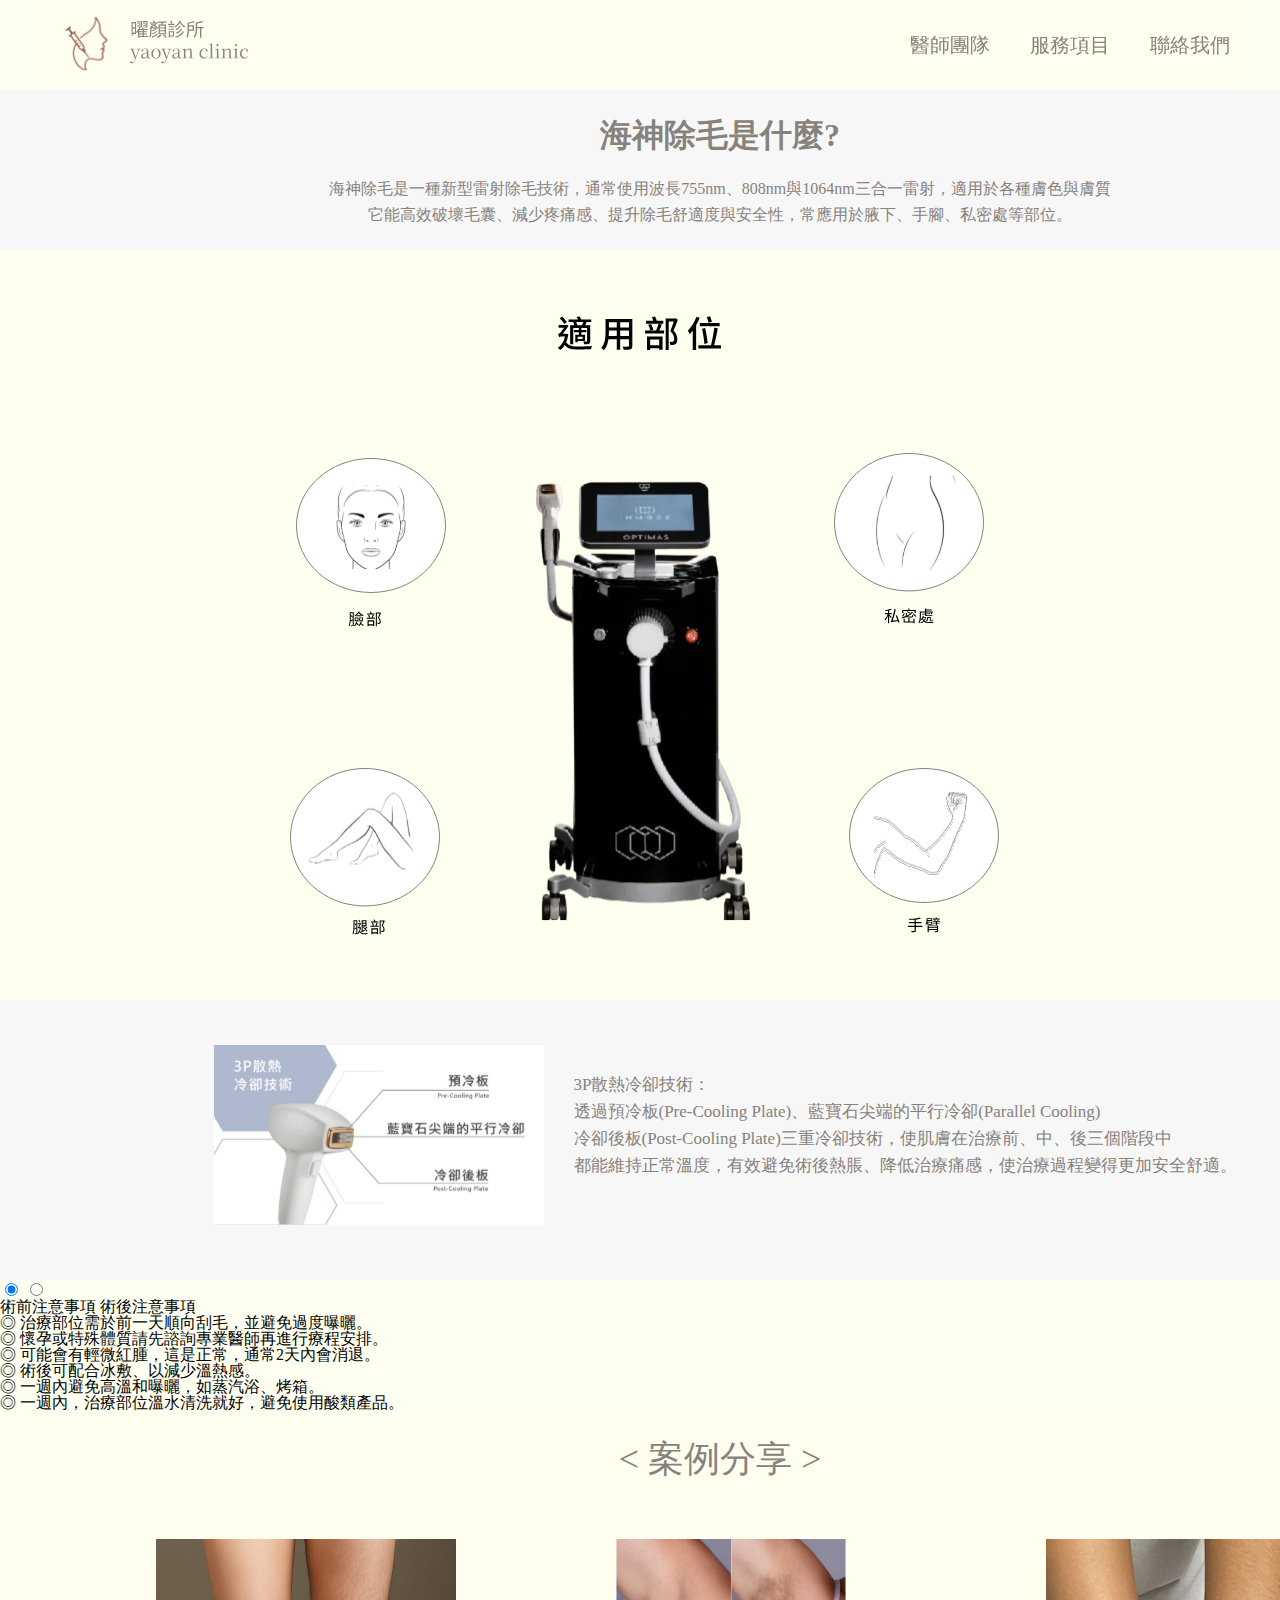
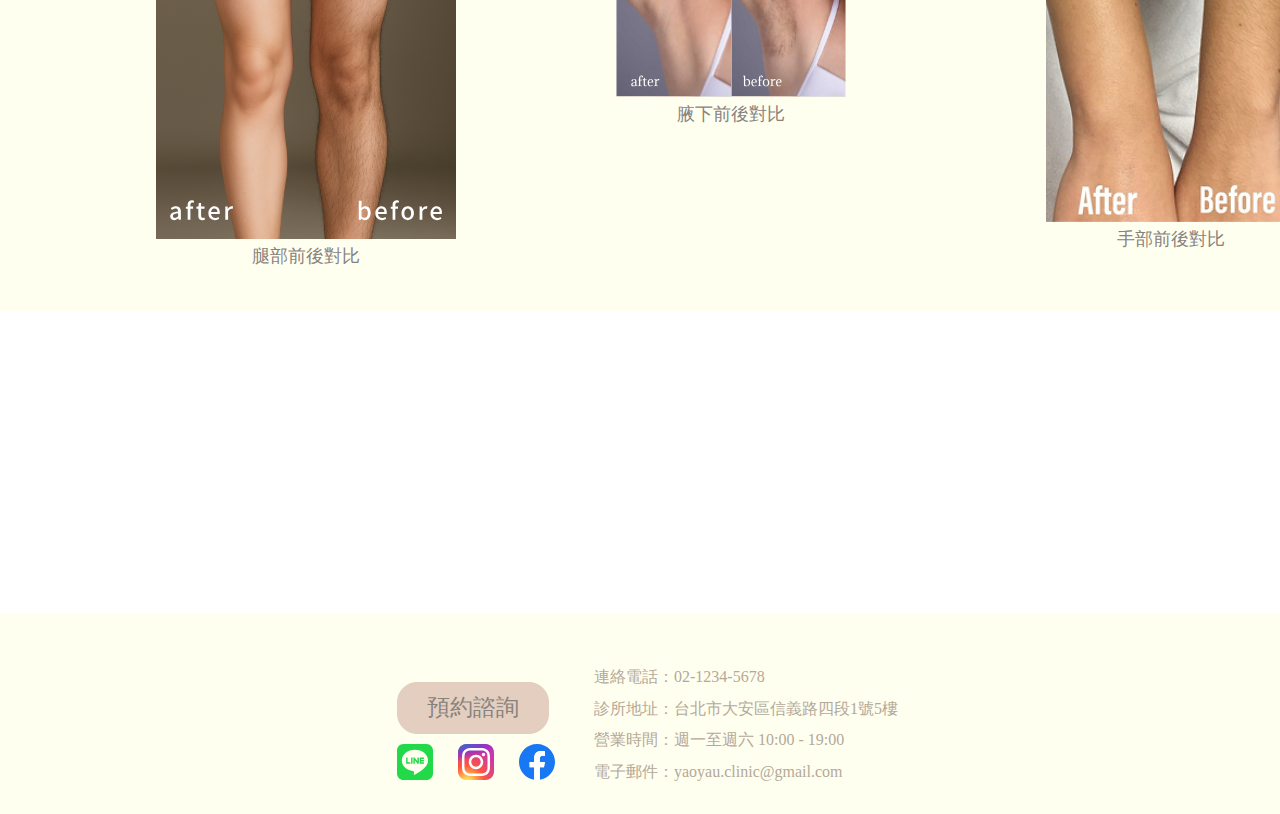
<file: hair.html>
<!doctype html>
<html>
<head>
    <meta charset="UTF-8">
    <meta name="viewport" content="width=device-width, initial-scale=1.0">
    <title>Yaoyan Clinic</title>
    <link rel="icon" href="../figma/首頁/iconface.png">
    <link rel="stylesheet" href="home.css">
    <link rel="stylesheet" href="rwd.css">
    <script src="https://cdnjs.cloudflare.com/ajax/libs/jquery/3.7.1/jquery.min.js"></script>
    <script src="home.js"></script>
</head>

<body>
    
    <header>
        <div class="wrapper">

            <div class="top">
                <a href="index.html">
                    <img src="首頁/logo.svg" alt="">
                </a>
                <!-- 漢堡選單按鈕 -->
                <div class="menu-ham">
                <div class="bar bar1"></div>
                <div class="bar bar2"></div>
                <div class="bar bar3"></div>
                </div>
                <ul class="menu">
                    <li><a href="doctor.html">醫師團隊</a></li>

                    <li class="dropdown">
                        <a href="service.html">服務項目</a>
                        
                        <ul class="submenu">
                            <li><a href="pi.html">皮秒雷射</a></li>
                            <li><a href="white.html">美白點滴</a></li>
                            <li><a href="hair.html">海神除毛</a></li>
                            <li><a href="hya.html">玻尿酸</a></li>
                        </ul>
                    </li>   
                    <li><a href="contact.html">聯絡我們</a></li>
                </ul>

            </div>
        </div>
        <script src="home.js"></script>
    </header>
 <!------------第一部分------------------>
<section class="h-top">

    <div class="h-top1">
        <h1>海神除毛是什麼?</h1>
        <p>海神除毛是一種新型雷射除毛技術，通常使用波長755nm、808nm與1064nm三合一雷射，適用於各種膚色與膚質<br>它能高效破壞毛囊、減少疼痛感、提升除毛舒適度與安全性，常應用於腋下、手腳、私密處等部位。</p>
    </div>

</section>
<!------------第二部分------------------>
<section class="h-photo">
    <img src='第六頁/使用部位.svg' alt="">
</section>
<!------------第三部分------------------>
<section class="h-photocenter">

    <div class="h-photo1">
        <img src="第六頁/儀器介紹.svg" alt="">
        <p> 3P散熱冷卻技術：<br>透過預冷板(Pre-Cooling Plate)、藍寶石尖端的平行冷卻(Parallel Cooling)<br>冷卻後板(Post-Cooling Plate)三重冷卻技術，使肌膚在治療前、中、後三個階段中<br>都能維持正常溫度，有效避免術後熱脹、降低治療痛感，使治療過程變得更加安全舒適。</p>
    </div>
    
</section>
<!-----------注意事項------------------>
<input type="radio" class="tab-radio" name="notice-tab" id="notice1" checked>
<input type="radio" class="tab-radio" name="notice-tab" id="notice2">

    <div class="top-tab">
        <label for="notice1">術前注意事項</label>
        <label for="notice2">術後注意事項</label>
    </div>
    <!-- 內容 -->
    <div class="tab-content">
        <!-- 術前 -->
        <div class="tab-panel notice-pre">
            <ul>
                <li>◎ 治療部位需於前一天順向刮毛，並避免過度曝曬。</li>
                <li>◎ 懷孕或特殊體質請先諮詢專業醫師再進行療程安排。</li>
            </ul>
        </div>
        <!-- 術後 -->
        <div class="tab-panel notice-post">
            <ul>
                <li>◎ 可能會有輕微紅腫，這是正常，通常2天內會消退。</li>
                <li>◎ 術後可配合冰敷、以減少溫熱感。</li>
                <li>◎ 一週內避免高溫和曝曬，如蒸汽浴、烤箱。</li>
                <li>◎ 一週內，治療部位溫水清洗就好，避免使用酸類產品。</li>
            </ul>
        </div>
    </div> 
<!-------------案例分享---------------------->
<section class="share">
        <h4>案例分享</h4>
        <div class="photoall">
            <div class="photo1">
                <img src="第七頁/a.svg" alt="腿部前後對比">
                <p>腿部前後對比</p>
            </div> 
            <div class="photo2">
                <img src="第七頁/Frame 394.svg" alt="腋下前後對比">
                <p>腋下前後對比</p>
            </div>
            <div class="photo3">
                <img src="第七頁/image 39.png" alt="手部前後對比">
                <p>手部前後對比</p>
            </div>
        </div>
    </section>

<!-------------插入地圖---------------------->
<div class="map">
    <iframe src="https://www.google.com/maps/embed?pb=!1m18!1m12!1m3!1d1807.5055587779661!2d121.54384147116262!3d25.033696772788915!2m3!1f0!2f0!3f0!3m2!1i1024!2i768!4f13.1!3m3!1m2!1s0x3442abd30b06f9fd%3A0x9a5657a88cfda4bd!2zMTA25Y-w5YyX5biC5aSn5a6J5Y2A5L-h576p6Lev5Zub5q61MeiZnw!5e0!3m2!1szh-TW!2stw!4v1750233844998!5m2!1szh-TW!2stw" width="600" height="450" style="border:0;" allowfullscreen="" loading="lazy" referrerpolicy="no-referrer-when-downgrade"></iframe></iframe>
</div>
<!-------------頁尾---------------------->
<footer class="last-footer">
    
    <div class="contact-box">
        <div class="box">
            <a href="contact.html" class="btn">預約諮詢</a>
                <ul class="iconall">
                    <li>
                        <a href="#"></a>
                        <img src="首頁/logo_line.svg" alt="加入line好友">
                    </li>
                    <li>
                        <a href="#"></a>
                        <img src="首頁/logo_instagram.svg" alt="追蹤我們ig">
                    </li>   
                    <li>
                        <a href="#"></a>
                        <img src="首頁/logos_facebook.svg" alt="追蹤我們fb">
                    </li>
                </ul>
        </div>
        
        <div class="phone">
            <ul class="phone-list">
                <li>連絡電話：02-1234-5678</li>
                <li>診所地址：台北市大安區信義路四段1號5樓</li>
                <li>營業時間：週一至週六 10:00 - 19:00</li>
                <li>電子郵件：yaoyau.clinic@gmail.com</li>
            </ul>
        </div>
    </div>

</footer>
</file>
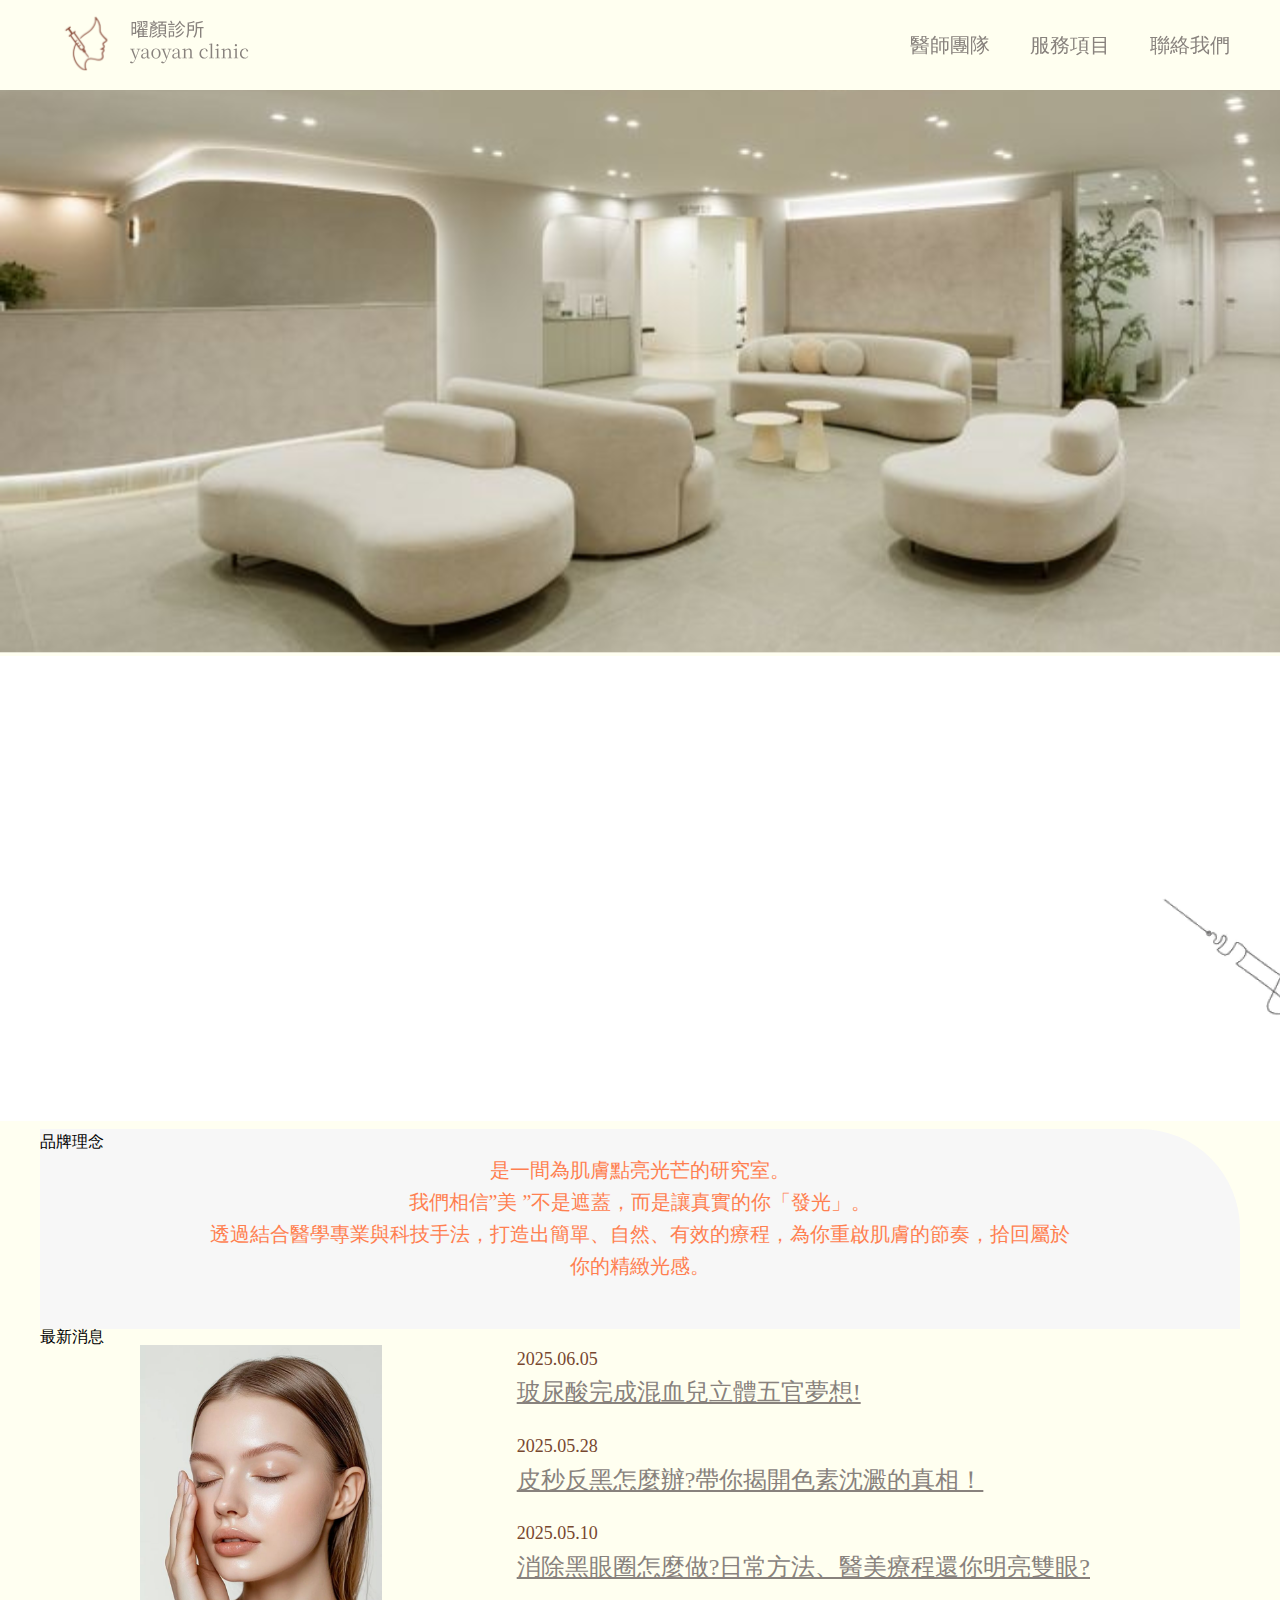
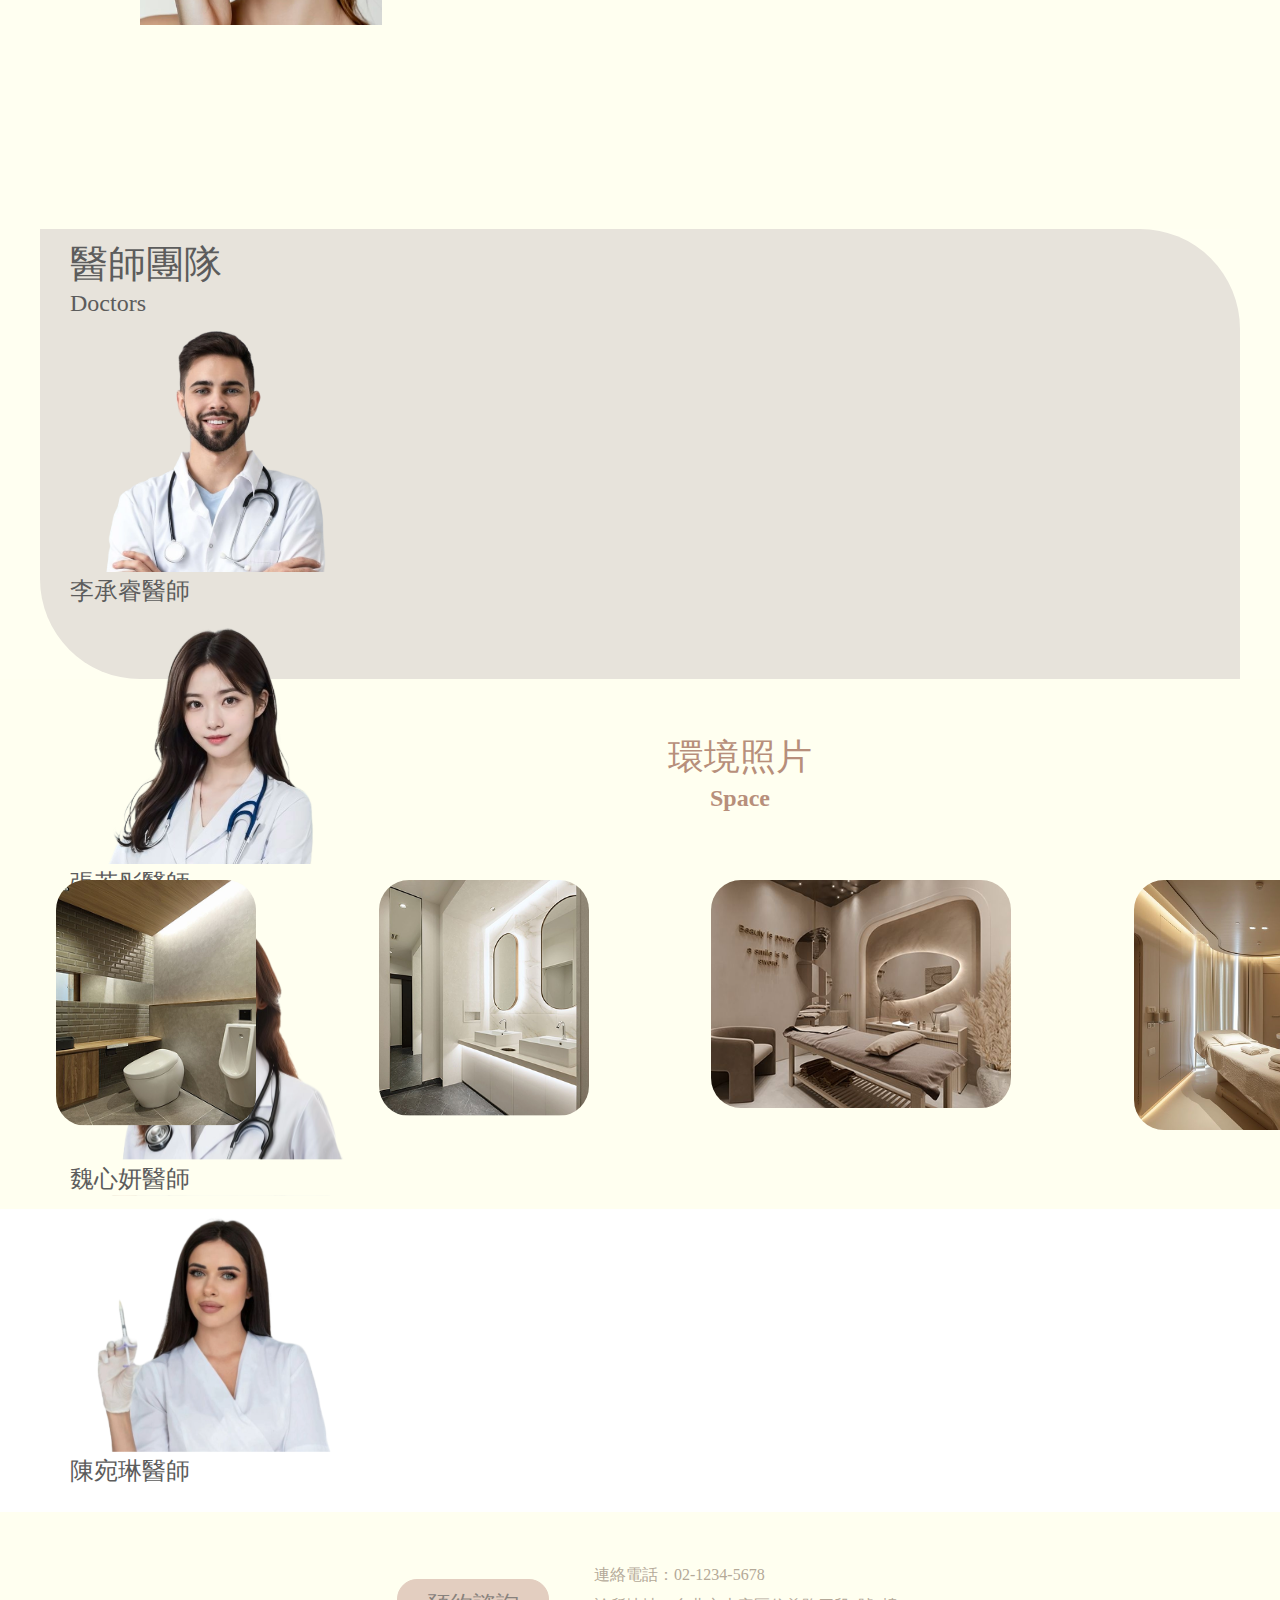
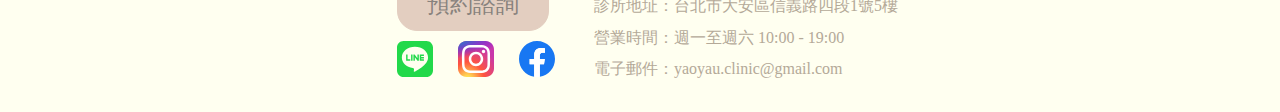
<file: home.html>
<!doctype html>
<html>
<head>
    <meta charset="UTF-8">
    <title>Yaoyan Clinic</title>
    <link rel="stylesheet" href="home.css">
</head>

<body>
    
    <header>
        <div class="wrapper">

            <div class="top">
                <a href="home.html">
                    <img src="首頁/logo.svg" alt="">
                </a>

                <ul class="menu">
                    <li><a href="doctor.html">醫師團隊</a></li>

                    <li class="dropdown">
                        <a href="service.html">服務項目</a>

                        <ul class="submenu">
                            <li><a href="pi.html">皮秒雷射</a></li>
                            <li><a href="white.html">美白點滴</a></li>
                            <li><a href="hair.html">海神除毛</a></li>
                            <li><a href="hya.html">玻尿酸</a></li>
                        </ul>
                    </li>   


                    <li><a href="contact.html">聯絡我們</a></li>
                </ul>

            </div>
    
        
        </div>
    </header>
  <!-------------第二部分---------------------->
    <section class="space">
        <img src="首頁/image 20.svg" alt="">
    </section>

    <section class="title">
        <img src="首頁/品牌理念小圖 .png" alt="">
        
        <div class="title_text">
            <h2>品牌理念</h2>
            <p>是一間為肌膚點亮光芒的研究室。<br>我們相信”美    ”不是遮蓋，而是讓真實的你「發光」。<br>透過結合醫學專業與科技手法，打造出簡單、自然、有效的療程，為你重啟肌膚的節奏，拾回屬於<br>你的精緻光感。</p>
        </div>

    </section>
    <!-------------最新消息---------------------->
    <section class="news">
        <h3>最新消息</h3>
        <img src="首頁/image.png" alt="">

        <div class="newthing">
            <div class="news1">
                <p>2025.06.05</p>
                <a>玻尿酸完成混血兒立體五官夢想!</a>
            </div>
            <div class="news2">
                <p>2025.05.28</p>
                <a>皮秒反黑怎麼辦?帶你揭開色素沈澱的真相！</a>
            </div>
            <div class="news3">
                <p>2025.05.10</p>
                <a>消除黑眼圈怎麼做?日常方法、醫美療程還你明亮雙眼?</a>
            </div>
        </div>
        
            

       
    </section>
<!-------------醫師團隊---------------------->
    <section class="doctor">

        <div class="doctor-list">
            <h4>醫師團隊</h4>
            <p>Doctors</p>
            <div class="doctors-listst">

                <div class="card1">
                    <img src="首頁/皮秒醫師.svg" alt="">
                    <p>李承睿醫師</p>
                </div>
                <div class="card2">
                    <img src="首頁/美白點滴醫師.svg" alt="">
                    <p>張若彤醫師</p>
                </div>
                <div class="card3">
                    <img src="首頁/除毛醫師.svg" alt="">
                    <p>魏心妍醫師</p>
                </div>
                <div class="card4">
                    <img src="首頁/玻尿酸醫師.svg" alt="">
                    <p>陳宛琳醫師</p>
                </div>
            </div>

        </div>

    </section>
<!-------------環境照片---------------------->
<section class="spaceall">

    <div class="space-list">
        <h3>環境照片</h3>
        <p>Space</p>
    </div>
    <div class="spacenum">
        <div class="space_num1">
            <img src="首頁/廁所.png" alt="">
        </div>
        <div class="space_num2">
            <img src="首頁/洗手台.png" alt="">
        </div>
        <div class="space_num3">
            <img src="首頁/治療室1.png" alt="">
        </div>
        <div class="space_num4">
            <img src="首頁/治療室2.png" alt="">
        </div>
    </div>
   
        
    
</section>
<!-------------插入地圖---------------------->
<div class="map">
    <iframe src="https://www.google.com/maps/embed?pb=!1m18!1m12!1m3!1d1807.5055587779661!2d121.54384147116262!3d25.033696772788915!2m3!1f0!2f0!3f0!3m2!1i1024!2i768!4f13.1!3m3!1m2!1s0x3442abd30b06f9fd%3A0x9a5657a88cfda4bd!2zMTA25Y-w5YyX5biC5aSn5a6J5Y2A5L-h576p6Lev5Zub5q61MeiZnw!5e0!3m2!1szh-TW!2stw!4v1750233844998!5m2!1szh-TW!2stw" width="600" height="450" style="border:0;" allowfullscreen="" loading="lazy" referrerpolicy="no-referrer-when-downgrade"></iframe></iframe>
</div>

<!-------------頁尾---------------------->
<footer class="last-footer">
    
    <div class="contact-box">
        <div class="box">
            <a href="contact.html" class="btn">預約諮詢</a>
                <ul class="iconall">
                    <li>
                        <a href="#"></a>
                        <img src="首頁/logo_line.svg" alt="加入line好友">
                    </li>
                    <li>
                        <a href="#"></a>
                        <img src="首頁/logo_instagram.svg" alt="追蹤我們ig">
                    </li>   
                    <li>
                        <a href="#"></a>
                        <img src="首頁/logos_facebook.svg" alt="追蹤我們fb">
                    </li>
                </ul>
        </div>
        
        <div class="phone">
            <ul class="phone-list">
                <li>連絡電話：02-1234-5678</li>
                <li>診所地址：台北市大安區信義路四段1號5樓</li>
                <li>營業時間：週一至週六 10:00 - 19:00</li>
                <li>電子郵件：yaoyau.clinic@gmail.com</li>
            </ul>
        </div>
    </div>

</footer>


</body>
</html>
</file>
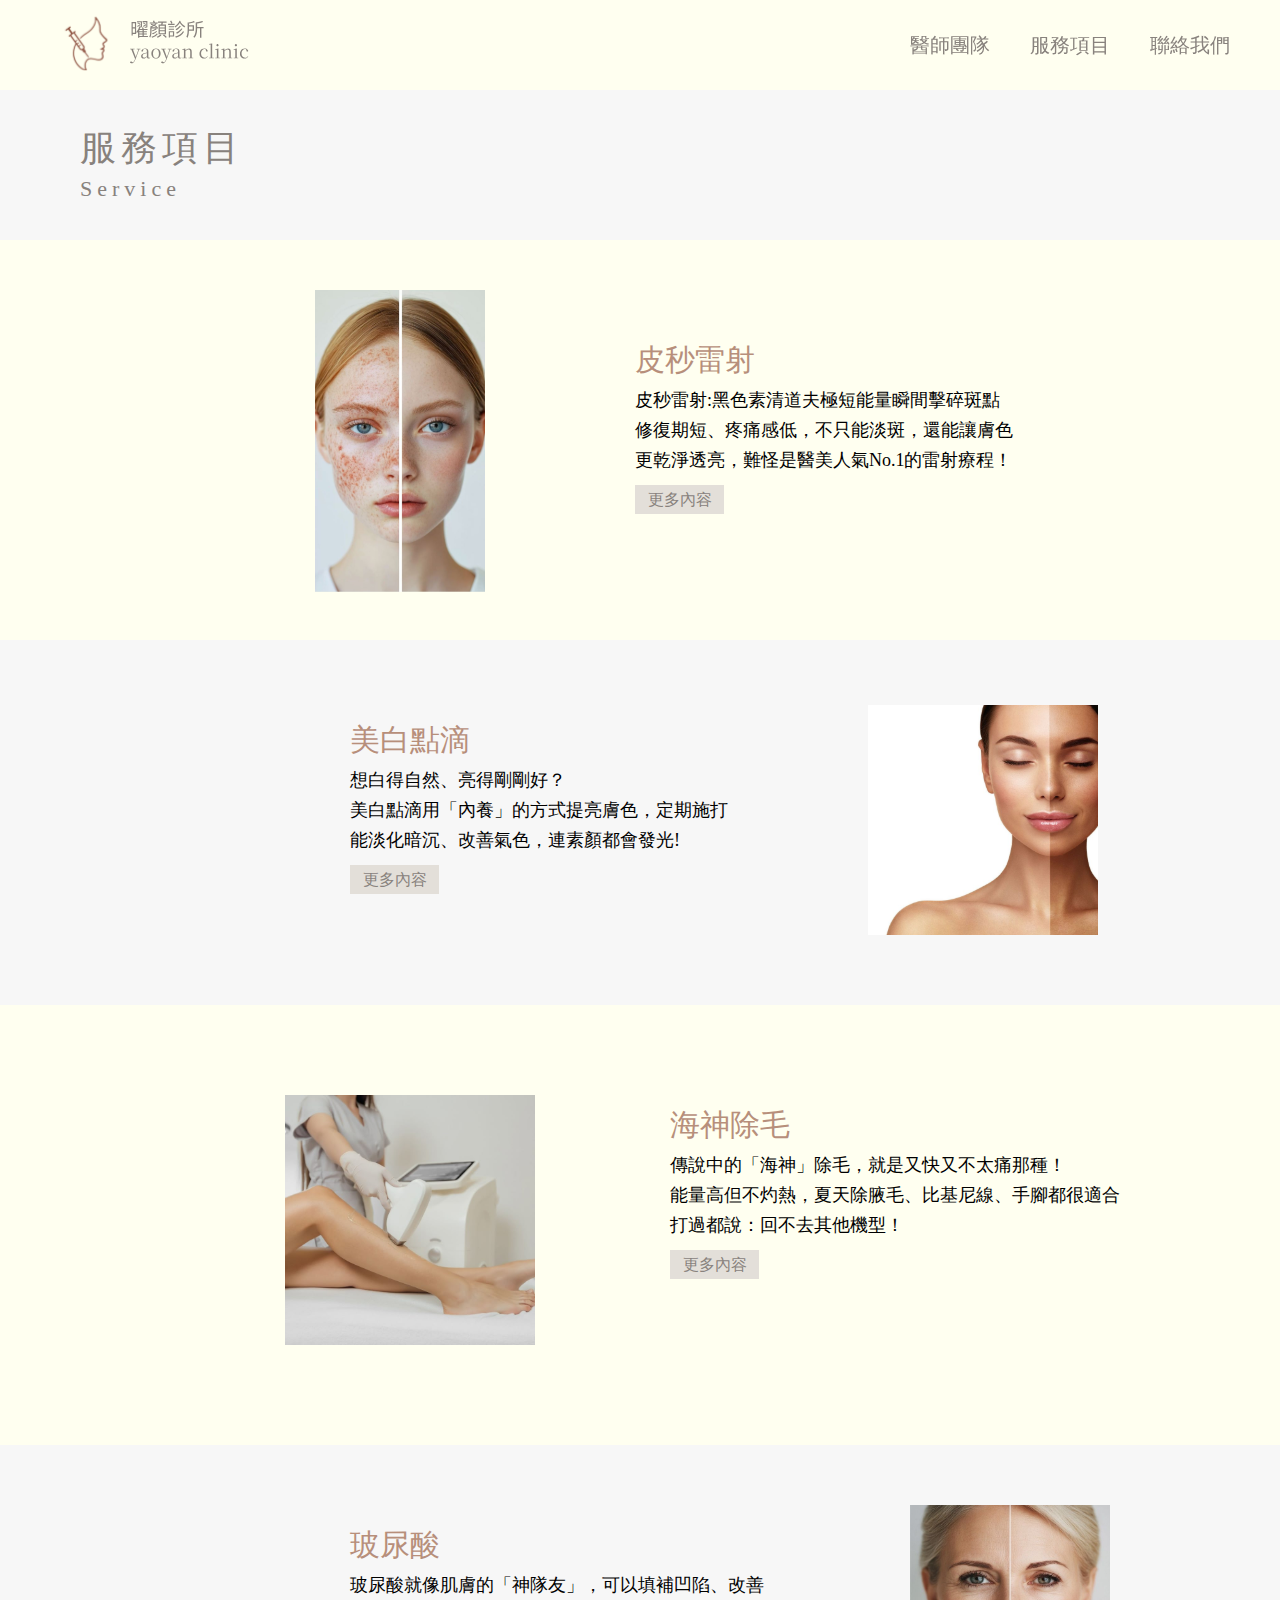
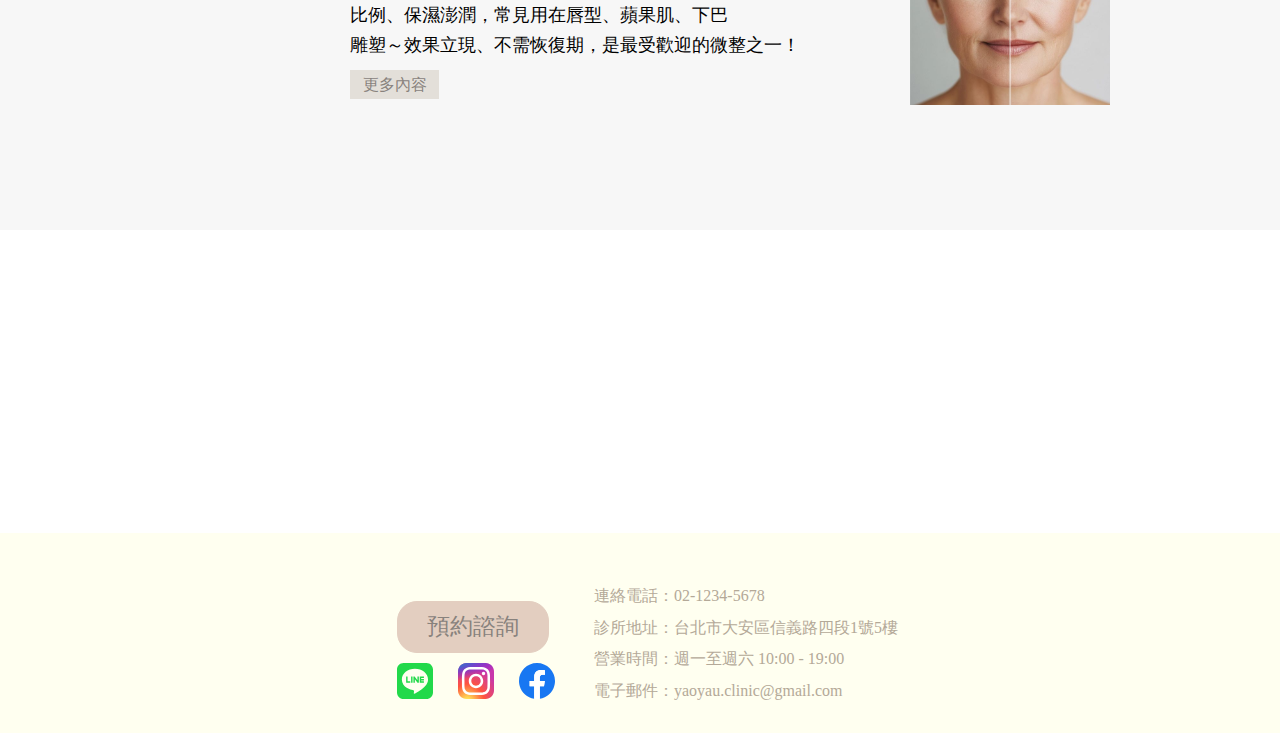
<file: service.html>
<!doctype html>
<html>
<head>
    <meta charset="UTF-8">
    <meta name="viewport" content="width=device-width, initial-scale=1.0">
    <title>service</title>
    <link rel="icon" href="../figma/首頁/iconface.png">
    <link rel="stylesheet" href="home.css">
    <link rel="stylesheet" href="rwd.css">
    <script src="https://cdnjs.cloudflare.com/ajax/libs/jquery/3.7.1/jquery.min.js"></script>
    <script src="home.js"></script>
</head>

<body>
    
    <header>
        <div class="wrapper">

            <div class="top">
                <a href="index.html">
                    <img src="首頁/logo.svg" alt="">
                </a>
                <!-- 漢堡選單按鈕 -->
                <div class="menu-ham">
                <div class="bar bar1"></div>
                <div class="bar bar2"></div>
                <div class="bar bar3"></div>
                </div>
                <ul class="menu">
                    <li><a href="doctor.html">醫師團隊</a></li>

                    <li class="dropdown">
                        <a href="service.html">服務項目</a>
                        
                        <ul class="submenu">
                            <li><a href="pi.html">皮秒雷射</a></li>
                            <li><a href="white.html">美白點滴</a></li>
                            <li><a href="hair.html">海神除毛</a></li>
                            <li><a href="hya.html">玻尿酸</a></li>
                        </ul>
                    </li>   
                    <li><a href="contact.html">聯絡我們</a></li>
                </ul>

            </div>
        </div>
        <script src="home.js"></script>
    </header>
    <!-------------第二部分---------------------->
    <section class="picture">
        <h1>服務項目</h1>
        <h2>Service</h2>
    </section>

    <section class="picall">
        <div class="pic-1">
            <img src="第三頁/image 51.svg" alt="">
        </div>
        <div class="pic-2">
            <h3>皮秒雷射</h3>
            <p>皮秒雷射:黑色素清道夫極短能量瞬間擊碎斑點<br>修復期短、疼痛感低，不只能淡斑，還能讓膚色<br>更乾淨透亮，難怪是醫美人氣No.1的雷射療程！</p>
            <a href="pi.html">更多內容</a>
        </div>
    </section>

    <section class="second">
        <div class="sec-1">
            <h4>美白點滴</h4>
            <p>想白得自然、亮得剛剛好？<br>美白點滴用「內養」的方式提亮膚色，定期施打<br>能淡化暗沉、改善氣色，連素顏都會發光!</p>
            <a href="white.html">更多內容</a>
        </div>
        <div class="sec-2">
            <img src="第三頁/image 52.svg" alt="">
        </div>
    </section>

    <section class="third">
        <div class="thi-1">
            <img src="第三頁/除毛清晰.svg" alt="">
        </div>
        <div class="thi-2">
            <h5>海神除毛</h5>
            <p>傳說中的「海神」除毛，就是又快又不太痛那種！<br>能量高但不灼熱，夏天除腋毛、比基尼線、手腳都很適合<br>打過都說：回不去其他機型！</p>
            <a href="hair.html">更多內容</a>
        </div>
    </section>

    <section class="forth">
        <div class="for-1">
            <h6>玻尿酸</h6>
            <p>玻尿酸就像肌膚的「神隊友」，可以填補凹陷、改善<br>比例、保濕澎潤，常見用在唇型、蘋果肌、下巴<br>雕塑～效果立現、不需恢復期，是最受歡迎的微整之一！</p>
            <a href="hya.html">更多內容</a>
        </div>
        <div class="for-2">
            <img src="第三頁/玻尿酸照片.svg" alt="">
        </div>
    </section>
<!-------------插入地圖---------------------->
<div class="map">
    <iframe src="https://www.google.com/maps/embed?pb=!1m18!1m12!1m3!1d1807.5055587779661!2d121.54384147116262!3d25.033696772788915!2m3!1f0!2f0!3f0!3m2!1i1024!2i768!4f13.1!3m3!1m2!1s0x3442abd30b06f9fd%3A0x9a5657a88cfda4bd!2zMTA25Y-w5YyX5biC5aSn5a6J5Y2A5L-h576p6Lev5Zub5q61MeiZnw!5e0!3m2!1szh-TW!2stw!4v1750233844998!5m2!1szh-TW!2stw" width="600" height="450" style="border:0;" allowfullscreen="" loading="lazy" referrerpolicy="no-referrer-when-downgrade"></iframe></iframe>
</div>

<!-------------頁尾---------------------->
<footer class="last-footer">
    
    <div class="contact-box">
        <div class="box">
            <a href="contact.html" class="btn">預約諮詢</a>
                <ul class="iconall">
                    <li>
                        <a href="#"></a>
                        <img src="首頁/logo_line.svg" alt="加入line好友">
                    </li>
                    <li>
                        <a href="#"></a>
                        <img src="首頁/logo_instagram.svg" alt="追蹤我們ig">
                    </li>   
                    <li>
                        <a href="#"></a>
                        <img src="首頁/logos_facebook.svg" alt="追蹤我們fb">
                    </li>
                </ul>
        </div>
        
        <div class="phone">
            <ul class="phone-list">
                <li>連絡電話：02-1234-5678</li>
                <li>診所地址：台北市大安區信義路四段1號5樓</li>
                <li>營業時間：週一至週六 10:00 - 19:00</li>
                <li>電子郵件：yaoyau.clinic@gmail.com</li>
            </ul>
        </div>
    </div>

</footer>















</body>
</file>
<file: rwd.css>
@media screen and (max-width: 820px) {
    html, body {
        overflow-x: hidden;
    }
    .menu-ham {
        display: flex;
        flex-direction: column;
        justify-content: center;
        cursor: pointer;
        padding: 20px;
        margin-left: auto;
    }
    .bar {
        width: 25px;
        height: 4px;
        background-color: #666;
        margin: 4px 0;
        transition: all 0.3s ease;
    }
    .menu-ham.active .bar1 {
       transform: rotate(-45deg) translate(-5px, 6px);
    }
    .menu-ham.active .bar2 {
        opacity: 0;
    }
    .menu-ham.active .bar3 {
        transform: rotate(45deg) translate(-5px, -6px);
    }
    .menu {
        display: none;
        flex-direction: column;
        position: absolute;
        top: 80px;
        left: 0;
        width: 100%;
        background: #fffaf0;
        z-index: 1000;
    }
    .menu.active {
        display: flex;
    }
     .menu.show {
        display: flex;
    }
    .menu li {
        text-align: center;
        padding: 10px 0;
    }
    .submenu {
        display: none;
        flex-direction: column;
        background: #f9f9f9;
        margin-top: 5px;
        padding-left: 20px;  
        padding-right: 20px;
        position: static;
        transition: all 0.3s ease;
    }
    .submenu li{
        padding: 10px 0;
        text-align: left;
    }
    .submenu.active {
        display: flex;
    }
    .dropdown > a::after {
        content: "▾";
        padding-left: 5px;
    }
    .dropdown:hover .submenu {
        display: none !important; 
    }
    /* banner */
    .banner{
        width: 800px;
    }
    .banner-text {
        width: 300px;
        padding: 0 10px;
    }
    .banner-text h1 {
        font-size: 28px;
    }
    .banner-text p {
        font-size: 16px;
        line-height: 1.6;
    }
    /* 最新消息 */
    .news {
        height: auto;
        padding: 20px 0;
    }
    .news h2{
        text-align: center;
        font-size: 32px;
    }
    .news img {
        width: 250px;
        height: auto;
        padding: 0 15px;
    }
    .newthing {
        padding: 20px;
    }
    .news1, .news2, .news3 {
        margin-top: 20px;
    }
    .news1 a, .news2 a, .news3 a {
        font-size: 20px;
    }
    /* 醫師團隊 */
    .doctor {
        border-radius: none;
        height: auto;
        padding: 20px 25px;
        flex-wrap: wrap;
    }
    .doctors-list {
        grid-template-columns: 1fr 1fr;
        gap: 20px;
    }
    .doctor-list h4{
        font-size: 32px;
        text-align: center;
    }
    .doctor-list p{
        text-align: center;
        font-size: 20px;
    }
    .card {
        max-width: 100%;
    }
    /* 環境照片 */
    .spaceall {
        width: 100%;
        height: auto;
        padding: 20px 0;
    }
    .space-1 {
        width: 100%;
        flex-wrap: wrap;
    }
    .main-photo img {
        height: auto;
        object-fit: contain;
    }
    .thumbnails {
        flex-wrap: wrap;
        justify-content: center;
    }
    .thumb {
        width: 80px;
        height: 60px;
    }
    /* 地圖 */
    .map iframe {
        height: 250px;
    }
    /* footer */
    .last-footer{
        height: auto;
    }
    .contact-box {
        flex-direction: column;
        padding: 40px 5px;
        gap: 30px;
    }
    .btn {
        width: 100%;
        max-width: 200px;
        margin: 0 auto;
    }
    .iconall {
        justify-content: center;
        margin-top: 15px;
    }
    .phone-list {
        padding: 0 10px;
    }
    .phone ul li {
        font-size: 15px;
        text-align: left;
        margin-left: 25px;
    }
    /* 第二頁醫師介紹 */
    .dlistall .one {
        display: grid;
        grid-template-columns: 1fr 1fr;
        gap: 20px;
        padding: 20px;
    }
    .doctor-card {
        display: flex;
        flex-direction: column;
        align-items: center;
        text-align: center;
        width: 300px;
    }
    .doctor-card img {
        max-width: 100%;
        height: auto;
        margin-bottom: 16px;
    }
    .doctor-info {
        width: 100%;
        margin-left: 80px;
        padding-top: 20px;
    }
    .doctor-info h1 {
        font-size: 20px;
        line-height: 1.4;
        margin-bottom: 10px;
    }
    .dlist1 img{
        padding-left: 100px;
    }
    .doctor-info p, .doctor-info li {
        font-size: 14px;
        line-height: 1.6;
    }
    ul{
        padding-left: 0;
        list-style-position: inside;
    }
    .listp4, .listp8 {
        display: flex;
        justify-content: center;
        flex-wrap: wrap;
        gap: 15px;
        margin: 10px 10px;
    }
    .listp4 p, .listp8 p {
        background: #f3f3f3;
        padding: 6px 5px;
        border-radius: 20px;
    }
    .listp5 img {
        max-width: 300px;
        height: auto;
        border-radius: 8px;
        margin: 10px 27px;
    }
    .hya1 img{
        padding-left: 100px;
        margin-top: 10px;
    }
    .hair1 img{
        padding-left: 90px;
    }
    .last1 img{
        padding-left: 90px; 
    }
    /* 第三頁服務項目 */
    section {
        text-align: center;
        padding: 20px 10px;
        gap: 10px;
    }
    .pic-2{
        text-align: left;
    }
    .sec-1{
        text-align: left;
        width: 200px;
        padding-left: 0;
        margin-left: 50px;
    }
    .sec-2 img{
       margin-left: 8px;
    }
    .thi-1 img{
        padding-left: 20px;
    }
    .thi-2{
        text-align: left;
        width: 400px;
        padding-left: 0;
    }
    .for-1{
        text-align: left;
        width: 320px;
        font-size: 14px;
    }
    /* 皮秒雷射 */
    .machine{
        padding-left: 80px;
    }
    .introduce img{
        width: 150px;
    }
     /* 海神除毛 */
    .h-top{
        height: 200px;
    }
    .h-top1 h1{
        font-size: 28px;
    }
    .h-top1 p{
        text-align: center;
        width: 500px;
        height: 200px;
        margin: 0 auto;
    }
    .h-photo1 img{
        width: 300px;
    }
    .h-photo1 p{
        font-size: 16px;
        padding-right: 10px;
    }
    /* 玻尿酸 */
    .hyatop1 h1{
        font-size: 28px;
    }
    .hyatop1 p{
        text-align: center;
        width: 500px;
        margin: 0 auto;
    }
    .juve{
        height: auto;
        padding: 20px 15px;
    }
    .juve-all{
        flex-direction: column;
        align-items: center;
        gap: 20px;
        padding: 20px 0;
    }
    .juve-text{
        padding-left: 0;
        padding-top: 0;
        text-align: center;
    }
    .juve-text h2{
        font-size: 22px;
    }
    .juve-text p{
        font-size: 16px;
        line-height: 1.8;
        padding: 0 10px;
    }
    .juve-pho img{
        width: 100%;
        max-width: 280px;
        height: auto;
    }
    /* 聯絡我們 */
    .contaceall{
        padding-top: 0;
    }
    .cspace {
        height: auto;
        max-width: 95%;
        padding: 20px 10px;
    }
    .csphoto {
        align-items: center;
    }
    .csphoto h1 {
        padding-left: 90px;
        padding-bottom: 100px;
        font-size: 28px;
        text-align: center;
    }
    .csphoto img {
        width: 100%;
        max-width: 200px;
        border-radius: 20px;
        margin-left: 80px;
    }
    .contcat-f {
        width: 95%;
        height: auto;
        padding: 20px 10px;
    }
    .CGall{
        gap: 3rem;
        padding-left: 10px;
    }
    .contactA {
        width: 100%;
        padding-left: 0;
        padding-top: 10px;
    }
    .contactA input {
        width: 100%;
        margin-left: 0;
    }
    .genderA {
        padding: 10px 0 20px 0;
        width: 100%;
        display: flex;
        gap: 20px;
        justify-content: flex-start;
    }
    .genderA label {
        margin-right: 0;
        margin-top: 10px;
    }
    .center {
        width: 100%;
        margin-top: 20px;
        padding-left: 10px;
    }
    .center label {
        padding-left: 8px;
        font-size: 16px;
    }
    .center input {
        width: 700px;
        margin-left: 0;
    }
    .timeconA {
        width: 100%;
        margin-top: 20px;
        padding-left: 0;
    }
    .timecona label {
        padding-left: 17px;
        font-size: 16px;
    }
    .time {
        flex-direction: column;
        gap: 10px;
        padding-left: 0;
    }
    .time label {
        padding-left: 15px;
    }
    .messall {
        padding-left: 15px;
        margin-top: 20px;
    }
    .messB textarea {
        width: 700px;
        height: 150px;
    }
    .messA label {
        font-size: 16px;
    }
    button {
        width: 50%;
        margin-left: 30px;
        margin-top: 20px;
        height: 45px;
        font-size: 18px;
        border-radius: 20px;
    }
}
/*-------------最大430--------------------------*/
@media screen and (max-width: 431px) {
    body{
        overflow-x: hidden ;
    }
    .banner img{
       display: none !important;
    }
    .banner-text{
        position: static !important;  
        width: 100% !important;
        max-width: 430px;
        padding: 10px;
        text-align: center;
    }
    .banner-text h1{
        font-size: 22px;
        text-align: center;
        padding-right: 30px;
    }
    .banner-text p{
        font-size: 14px;
        text-align: center;
        line-height: 1.6;
        padding-left: 15px;
        width: 350px;
    }
    /*---------最新消息-----------------*/
    .news{
        height: 300px;
    }
    .news h2{
        font-size: 20px;
        text-align:start;
        padding-top: 10px;
        margin: 0;
    }
    .news a{
        font-size: 15px;
        display: block;
        line-height: 1.5;
    }
    .news img{
        display: none !important;
    }
    .newthing{
        text-align: left;
        padding-top: 10px;
    }
    /*---------醫師團隊-----------------*/
    .doctor{
        border-radius: 0;
    }
    .doctor-list{
        padding-bottom: 10px;
    }
    .doctor-list h4{
        font-size: 20px;
        text-align: left;
    }
    .doctor-list p{
        font-size: 16px;
        line-height: 0;
        text-align: left;
    }
    .doctors-list{
        display: grid;
        grid-template-columns: repeat(2, 1fr); 
        gap: 12px;
        justify-items: center;
        padding-right: 40px;
        
    }
    .card{
        width: 100px;
        margin-right: 25px;
    }
    .card p{
        font-size: 14px;
        text-align: center;
        margin-top: 6px;
    }
    .card img{
        width: 100px;   
        height: auto;
    }
    /*---------環境照片-----------------*/
    .space-list{
        padding-bottom: 0;
    }
    .space-list h3{
        font-size: 20px;
        text-align: left;
    }
    .space-list p{
        font-size: 16px;
        text-align: left;
    }
    .main-photo img{
        width: 100%;
        height: auto;
        border-radius: 8px;
        display: block;
        margin: 0 auto;
    }
    .thumbnails{
        display: flex;
        flex-wrap: wrap;
        gap: 8px;
        justify-content: center;
        margin-top: 10px;
    }
    /*---------醫師介紹-----------------*/
    .doctor-sec{
        height: 220px;
        margin: 0;
        padding: 0;
    }
    .four img{
        width: 420px;
        margin: 0;
        /* padding-right: 10px; */
    }
    .dlistall{
        height: 1650px;
        padding: 0;
    }
    .one{
        display: grid;
        grid-template-columns: 1fr 1fr;
        gap: 10px;
        justify-items: center;
        /* padding: 10px; */
    }
    .doctor-card{
        display: flex;
        flex-direction: column;
        align-items: center;
        width: 100%;
        max-width: 180px;
        height: 500px;
        /* border-radius: 10px; */
        padding: 0 8px;
        box-sizing: border-box;
    }
    .dlist1-text .doctor-info{
        width: 100% !important;
        height: auto !important;
        font-size: 14px;
        padding-left: 0;
        /* margin: 10px 0 0 0 !important; */
        box-sizing: border-box;
    }
   .hya-text, .hair-text, .last-text {
        width: 100% !important;
        height: auto !important;
        font-size: 14px;
        padding: 8px;
        margin: 8px 0 0 0 !important;
        box-sizing: border-box;
    }
    /*--------------------------------*/
    .listp1 h1 {
        font-size: 16px;
        text-align: center;
    }
    .listp1 p, .listp6 p {
        font-size: 12px;
        margin: 6px 0;
    }
    .listp2 li, .listp7 li {
        font-size: 12px;
    }
    .listp4, .listp8 {
        display: flex;
        flex-wrap: wrap;
        gap: 6px;
        padding-left: 0;
        justify-content: center;
    }
    .listp4 p, .listp8 p {
        width: auto;
        padding: 0 10px;
        font-size: 14px;
        border-radius: 20px;
    }
    .listp5 img {
        width: 100px;
        padding-left: 30px;
        margin: 0;
    }
    .dlist1 img{
        width: 170px;
        height: auto;
        display: block;
        padding-left: 80px;
        margin-top: -37px;
    }
    .doctor-info{
        margin: 0;
        margin-top: -45px;
        padding: 0;
    }
    /*-----------------------------*/
    .hya1 img{
        width: 163px;
        height: auto;
        display: block;
        padding-left: 80px;
        margin-top: -35px;
    }
    .hya-text .doctor-info{
        margin: 0;
        margin-top: -72px;
        padding: 0;
    }
    .hya-text{
        margin: -7px 0 0 0 !important;
    }
    /*------------------------------*/
    .hair1 img{
        width: 150px;
        height: auto;
        display: block;
        padding-left: 55px;
        margin-top: 280px;
    }
    .last1 img{
        width: 150px;
        height: auto;
        display: block;
        padding-left: 0;
        margin-top: 272px;
    }
    /*---------服務項目-----------------*/
    .picture{
        height: 100px;
    }
    .picture h1{
        font-size: 30px;
        padding-right: 125px;
    }
    .picture h2{
        font-size: 20px;
        padding-right: 125px;
    }
    /*------------------------------*/
    .picall{
        flex-direction: column;
        padding: 20px 10px;
        text-align: center;
    }
    .pic-2{
        width: 200px;
        padding-right: 0;
    }
    .pic-1 img{
        max-width: 100px; 
        margin-bottom: 15px;
        margin-left: 130px;
    }
    .pic-2 h3{
        font-size: 20px;
    }
    .pic-2 p{
        font-size: 14px;
        line-height: 1.5;
    }
    .pic-2 a{
        font-size: 14px;
        padding: 8px 16px;
        width: 60px;
    }
    .second{
        flex-direction: column-reverse;
        padding: 20px 10px;
        text-align: center;
    }
    .sec-1{
        margin: 0;
    }
    .sec-1 h4{
        font-size: 20px;
    }
    .sec-1 p{
        font-size: 14px;
        line-height: 1.5;
    }
    .sec-1 a{
        font-size: 14px;
        padding: 8px 16px;
        width: 60px;
    }
    .sec-2 img{
        max-width: 150px; 
        margin: 0;
        margin-right: 40px;
    }
    .third{
        flex-direction: column;
        padding: 20px 10px;
        text-align: center;
    }
    .thi-1 img{
        max-width: 150px; 
        margin: 0;
        margin-right: 65px;
    }
    .thi-2{
        padding-left: 250px;
    }
    .thi-2 h5{
        font-size: 20px;
    }
    .thi-2 p{
        font-size: 14px;
        line-height: 1.5;
        width: 180px;
    }
    .thi-2 a{
        font-size: 14px;
        padding: 8px 16px;
        width: 60px;
    }
    .forth{
        flex-direction: column-reverse;
        padding: 20px 10px;
        text-align: center;
    }
    .for-1{
        padding-left: 95px;
    }
    .for-1 h6{
        font-size: 20px;
    }
    .for-1 p{
        font-size: 14px;
        line-height: 1.5;
        width: 180px;
    }
    .for-1 a{
        font-size: 14px;
        padding: 8px 16px;
        width: 60px;
    }
    .for-2 img{
        max-width: 150px; 
        margin: 0;
        margin-right: 65px;
    }
    /*---------皮秒雷射-----------------*/
    .p-top{
        padding: 10px 10px;
        text-align: center;
    }
    .p-top h1{
        font-size: 22px;
        margin-bottom: 12px;
        color: #88827D;
    }
    .p-top p{
        width: 300px;
        font-size: 14px;
        line-height: 1.6;
        color: #88827D;
        padding-left: 57px;
    }
    .machine{
        padding: 20px 10px;
        text-align: center;
    }
    .introduce img{
        width: 80%;
        max-width: 150px;
        height: auto;
        margin-bottom: 15px;
        padding-left: 10px;
    }
    .introduce p{
        font-size: 14px;
        line-height: 1.6;
        color: #88827D;
        text-align: left;
    }
    .top-tab{
        display: flex;
        flex-direction: row;
        gap: 10px;
        margin: 20px 0;
        padding-right: 10px;
        align-items: center;
    }
    .top-tab label {
        font-size: 16px;
        padding: 10px 20px;
        border-radius: 8px;
        cursor: pointer;
        color: #555;
        width: 100px;
        text-align: center;
    }
    .tab-content{
    }
    .tab-panel ul{
        font-size: 14px;
        line-height: 1.6;
        color: #88827D;
        
        width: 400px;
    }
    .tab-panel .notice-pre{
        padding-right: 10px;
        width: 400px;
    }
    .share{
        padding: 20px 0;
        text-align: center;
    }
    .photo1 img, .photo2 img, .photo3 img{
        width: 100%;
        border-radius: 8px;
    }
    .photo1, .photo2, .photo3{
        width: 100%;
        max-width: 300px;
    }
    /*---------美白點滴-----------------*/
    .w-top1 h1{
        font-size: 22px;
        margin-bottom: 12px;
    }
    .w-top1 p{
        font-size: 14px;
        line-height: 1.6;
        width: 300px;
        text-align: center;
        padding-left: 25px;
    }
    /*---------海神除毛-----------------*/
    .h-top1 h1{
        font-size: 22px;
    }
    .h-top1 p{
        font-size: 14px;
        width: 350px;
        padding-right: 10px;
    }
    .h-photo{
        padding: 0;
    } 
    .h-photo img{
        width: 470px;
        margin-top: -20px;
        object-fit: cover;
    }
    .h-photocenter{
        padding: 0;
        width: 0;
    }
    .h-photo1{
        padding: 0;
    }
    .h-photo1 img{
        width: auto;
        height: auto;
        transform: scale(1.3); 
        padding-top: 15px;
        transform-origin: center;
    }
    .h-photo1 p{
        display: none;
    }
    .top-tab{
        display: flex;
        flex-direction: row;
        gap: 10px;
        margin: -17px 0;
        padding-right: 10px;
        align-items: center;
    }
    .tab-content{
        height: auto;
        padding: 0 10px;
    }
    .top-tab label{
        font-size: 16px;
        padding: 10px 20px;
        border-radius: 8px;
        cursor: pointer;
        color: #555;
        width: 100px;
        text-align: center;
    }
    .tab-panel ul {
        width: 100%;
        height: auto;
        padding: 10px;
    }
    .tab-panel ul li {
        font-size: 14px;
        padding: 10px 5px;
        line-height: 1.5;
    }
    /*---------玻尿酸-----------------*/
    .hya-top{
        height: 170px;
    }
    .hyatop1 h1{
        font-size: 22px;
        padding-right: 10px;
    }
    .hyatop1 p{
        font-size: 16px;
        width: 350px;
        padding-right: 10px;
    }
    .juve{
        padding: 0;
    }
    .juve-text h2{
        font-size: 22px;
    }
    .juve-text p{
        font-size: 16px;
        width: 300px;
        padding: 0;
    }
    .fill{
        padding: 0;
    }
    .fill-1 img{
        width: 450px;
        
    }
    .top-tab{
        display: flex;
        flex-direction: row;
        gap: 10px;
        margin: 20px 0;
        padding-right: 10px;
        align-items: center;
    }
    .tab-content{
        height: auto;
        padding: 0 10px;
    }
    .top-tab label{
        font-size: 16px;
        padding: 10px 20px;
        border-radius: 8px;
        cursor: pointer;
        color: #555;
        width: 100px;
        text-align: center;
    }
    .tab-panel ul {
        width: 100%;
        height: auto;
        padding: 10px;
    }
    .tab-panel ul li {
        font-size: 14px;
        padding: 10px 5px;
        line-height: 1.5;
    }
    .photo1 img, .photo2 img, .photo3 img{
        width: 100%;
        border-radius: 8px;
    }
    .photo1, .photo2, .photo3{
        width: 100%;
        max-width: 300px;
    }
    /*---------聯絡我們-----------------*/
    .cspace{
        display: none;
    }
    .csphoto h1{
        display: none;
    }
    .csphoto img{
        display: none;
    }
    .genderA{
        flex-direction: column;
        gap: 3px;
        display: block;
        text-align: left;
    }
    .center label{
        text-align: left;
    }
    .center input{
        width: 330px;
    }
    .messB textarea{
        width: 300px;
    }
    button{
        width: 90px;
        font-size: 14px;
        margin-left: 10px;
    }

}
</file>
<file: home.css>
@import url("reset.css");
/*---------title-----------------*/
body{
    background-image: url("環境照片/背景色.png");
    width: 100%;
    max-width: 1440px;
    display: block;
    margin: 0 auto;
}

.wrapper{
    /* border: 1px solid; */
    width: 100%;
    max-width: 1200px;
    height: 90px;
    margin: 0 auto;
}

.top{
    background-image: url("首頁/抬頭背景色1.png");
    height: 90px;
    /* width: 1440px; */
    width: 100%;
    max-width: 1200px;
    display: flex;
    position: fixed;
}
.top img{
    width: 200px;
    padding: 10px;
}
/*---------主選單-----------------*/
.menu{
    display: flex;
    gap: 20px;
    margin: 0;
    padding: 0;
    margin-left: auto;
}

.menu li{
    position: relative;
}

.menu a{
    text-decoration: none;
    font-size: 20px;
    font-family: noto sans hk;
    color: #88827D;
    line-height: 90px;
    padding: 0 10px;
}

.menu a:hover{
    color: #E3CEC0;
}
/*---------子選單-----------------*/
.dropdown{
    position: relative;
}
.submenu{
    display: none;
    position: absolute;
    top: 90px;
    left: 0;
    background: #FFFFF0;
    /* border: 1px solid #ccc; */
    padding: 0;
    margin: 0;
    min-width: 120px;
    z-index: 10;
}
.submenu li{
    font-size: 16px;
}
.submenu li a{ 
    padding: 12px 5px;
    line-height: 1.6;
    color: #88827D;
    font-size: 16px;
    padding: 10px 5px;
    text-align: center; 
    display: block;
} 
.submenu li a:hover{
    background-color: #88827D;
    color: #E3CEC0;
}

.dropdown:hover .submenu{
    display: block;
}
/*---------環境照片-----------------*/
.title{
    /* border: 1px solid; */
    font-family: noto sans hk;
    line-height: 1.6;
}
.title_text{
    background-color: #F7F7F7;
    border-radius: 0 100px 0 0;
    width: 100%;
    max-width: 1200px;
    height: 200px;
    display: block;
    margin: 0 auto;
}
.title_text h1{
    font-size: 32px;
    color: #88827D;
    text-align: center;
    padding-top: 10px;
}
.title_text p{
    font-size: 20px;
    color: #FF7F50;
    text-align: center;
    /* margin-top: 30px; */
}
/*---------最新消息-----------------*/
.news{
    background-image:url("首頁/news背景.png");
    width: 100%;
    max-width: 1200px;
    height: 500px;
    margin: 0 auto;
    /* position: relative; */
}
.news h2{
    font-size: 38px;
    color: #88827D;
    padding-top: 50px;
    padding-left: 30px;
    margin-bottom: 50px;
}
.news img{
    /* width: 280px; */
    height: 280px;
    /* position: absolute;
    left: 130px; */
    padding-left: 100px;
    
}
.newthing{
    float: right;
    padding-right: 150px;
}

.news1 p{
    font-family: Adamina;
    font-size: 18px;
    color: #77472F;
    line-height: 1.6;
}
.news1 a{
    font-family: noto sans hk;
    font-size: 24px;
    color: #88827D;
    line-height: 1.6;
    text-decoration: solid;
    text-decoration: underline;
}
.news1 a:hover{
    color: #ff7f9c; 
    transform: translateY(-2px);
    text-shadow: 0 -5 6px rgba(255, 92, 138, 0.729);
}
.news2{
    margin-top: 20px;
}
.news2 p{
    font-family: Adamina;
    font-size: 18px;
    color: #77472F;
    line-height: 1.6;
}
.news2 a{
    font-family: noto sans hk;
    font-size: 24px;
    color: #88827D;
    line-height: 1.6;
    text-decoration: underline;
}
.news2 a:hover{
    color: #ff7f9c; 
    transform: translateY(-2px);
    text-shadow: 0 -5 6px rgba(255, 92, 138, 0.729);
}
.news3{
    margin-top: 20px;
}
.news3 p{
    font-family: Adamina;
    font-size: 18px;
    color: #77472F;
    line-height: 1.6;
}
.news3 a{
    font-family: noto sans hk;
    font-size: 24px;
    color: #88827D;
    line-height: 1.6;
    text-decoration: underline;
}
.news3 a:hover{
    color: #ff7f9c; 
    transform: translateY(-2px);
    text-shadow: 0 .5 6px rgba(255, 92, 138, 0.729);
}
/*---------醫師團隊-----------------*/
.doctor{
    background-color: #E7E3DB;
    border-radius: 0 100px 0 100px;
    width: 100%;
    max-width: 1200px;
    display: block;
    margin: 0 auto;
    height: 450px;
}
.doctors-list {
    display: grid;
    grid-template-columns: repeat(auto-fit, minmax(200px, 1fr));
    gap: 0.5rem;
    padding: 1rem;
}
.doctor-list{
    padding: 10px 30px;
    
}
.doctor-list h4{
    font: 38px noto sans hk;
    color: #5c5c5c;
}

.doctor-list p{
    font: 24px noto sans hk;
    color: #5c5c5c;
}

.card {
    border: 1px solid #ccc;  
    /* box-shadow: 0 2px 6px rgba(0,0,0,0.05); */
    /* background-color: #f9f6f2; */
    border-radius: 10px;
    box-shadow: 0 2px 10px rgba(0,0,0,0.05);
    text-align: center;
    padding: 1rem;
    width: 200px;
    margin: 0 auto;
    transition: transform 0.3s ease, box-shadow 0.3s ease;
}

.card:hover {
  transform: translateY(-5px);
  /* box-shadow: 0 4px 15px rgba(0,0,0,0.1); */
}

.card img {
  width: 100%;
  max-width: 200px;
  height: auto;
  margin-bottom: 0.5rem;
}

.card p {
    color: #444;
  font-size: 1rem;
  font-weight: bold;
  margin: 0;
}
/*---------環境照片-----------------*/
.spaceall{
    background-color: #FFFFF0;
    width: 1440px;
    height: 530px;
    margin: 0 auto;
}

.space-list{
    text-align: center;
}

.space-list h3{
    font-family: noto sans hk;
    color: #B78F7B;
    font-size: 36px;
    line-height: 1.6;
    padding-top: 50px;
    padding-left: 40px;
}

.space-list p{
    font-family: Adamina;
    font-size: 24px;
    color: #B78F7B;
    padding-left: 40px;
    font-weight: bold;
}

.spacenum{
    display: flex;
    justify-content: space-around;
    margin-top: 70px;
    gap: 10px;
}

.space_num1 img{
    width: 200px;
    border-radius: 30px;
}
.space_num1 img:hover{
    transform: translateY(-5px) scale(1.4);
    box-shadow: 0 8px 16px rgba(0, 0, 0, 0.2);
}

.space_num2 img{
    width: 210px;
    border-radius: 30px;
}
.space_num2 img:hover{
    transform: translateY(-5px) scale(1.4);
    box-shadow: 0 8px 16px rgba(0, 0, 0, 0.2);
}

.space_num3 img{
    width: 300px;
    border-radius: 30px;
}
.space_num3 img:hover{
    transform: translateY(-5px) scale(1.4);
    box-shadow: 0 8px 16px rgba(0, 0, 0, 0.2);
}

.space_num4 img{
    width: 250px;
    border-radius: 30px;
}
.space_num4 img:hover{
    transform: translateY(-5px) scale(1.4);
    box-shadow: 0 8px 16px rgba(0, 0, 0, 0.2);
}
/*---------插入地圖-----------------*/
.map{
    background-color: white;
    width: 100%;
    max-width: 1440px;
    margin: 0 auto;
}

.map iframe{
    /* padding-top: 10px; */
    width: 100%;
    height: 300px;
    margin: 0 auto;
}
/*---------footer-----------------*/
.last-footer{
    background-color: #FFFFF0;
    width: 100%;
    max-width: 1440px;
    height: 200px;
    margin: 0 auto;
}

.contact-box {
    /* border: 1px solid; */
    display: flex;
    padding-top: 50px;
    align-items: center;
    justify-content: center;
    gap: 30px;
}
.box{
    flex-direction: column;
}
.btn{
    display: inline-block;
    border: 1px solid #E3CEC0;
    text-decoration: none;
    font-family: noto sans hk;
    font-size: 23px;
    text-align: center;
    line-height: 50px;
    width: 150px;
    height: 50px;
    color: #88827D;
    background-color: #E3CEC0;
    border-radius: 20px 20px 20px 20px;
    margin: 10px 15px
}

.btn:hover{
    background-color: #88827D;
    color: white;
}

.iconall{
    display: flex;
    gap: 10px;
}
.iconall li{
    padding-left: 15px;
}

.iconall img:hover{
    transform: scale(1.5);
}

.phone{
    /* border: 1px solid; */
    max-width: 500px;
    display: block;
}

.phone-list ul{
    margin-right: 50px;
}

.phone ul li{
    font-family: noto sans hk;
    color: #B4A998;
    font-size: 16px;
    line-height: 1.6;
    margin-bottom: 6px;
}
/*----------第二頁醫師團隊(皮秒)-----------------*/
.doctor-sec{
    background-color: #F7F7F7;
    width: 1440px;
    height: 100px;
    margin: 0 auto;
}

.doctor-sec h1{
    font-family: noto sans hk;
    font-size: 28PX;
    color: #B78F7B;
    line-height: 1.6;
    padding: 10px 20px;
}
.dlistall{
    background-image: url("第二頁/第二頁背景色.png");
    width: 1440px;
    height: 430px;
    margin: 0 auto;

    /* position: relative; */
}

.dlist1{
    display: flex;      
    padding-left: 1000px;
    padding-top: 10px;
    /* position: absolute; */
    /* z-index: 10; */
}
.dlist1 h2{
    font-family: noto sans hk;
    font-size: 20PX;
    line-height: 1.6;
    margin-top: 140px;
    padding-left: 5px;
    /* position: relative; */
}
.dlist1 img{
    width: 200px;
    margin-top: 10px;
}
.dlist1-1{
    background-color: #FFFFF0;
    width: 550px;
    height: 170px;
}
.dlist1-1{
    display: flex;
    gap: 25px;
    border-radius: 20px;
    margin-left: auto;
    margin-right: 120px;
    margin-top: -23px;
}
.listA{
    /* border: 1px solid; */
    width: 250px;
    height: 100px;
    margin-top: 50px;
    padding-left: 20px;
}
.listp1 p{
    font-family: noto sans hk;
    font-size: 19px;
    color: #88827D;
    margin-bottom: 5px;
}

.listp2 li{
    font-family: noto sans hk;
    font-size: 16px;
    color: #88827D;
    line-height: 1.6;
}
.listp2 li::before{
    content: "•";
    color: #333;
}
.listB{
    height: 100px;
    width: 170px;
    margin-top: 50px;
    padding-left: 20px;
}
.listp3 p{
    font-family: noto sans hk;
    font-size: 19px;
    color: #88827D;
    margin-bottom: 10px;
}
.listp14{
    display: flex;
    gap: 10px;
}
.listp14 li{
    font-family: noto sans hk;
    font-size: 16px;
    color: #88827D;
    background-color:  #E7E3DB;
    width: 100px;
    height: 30px;
    text-align: center;
    line-height: 30px;
    border-radius: 20px;
}
.listp14 p{
    font-family: noto sans hk;
    font-size: 16px;
    color: #88827D;
    background-color:  #E7E3DB;
    width: 100px;
    height: 30px;
    text-align: center;
    line-height: 30px;
    border-radius: 20px;
}
/*----------第二頁醫師團隊(美白)-----------------*/
.whiteall{
    background-image: url("第二頁/第二頁背景色.png");
    width: 1440px;
    height: 430px;
    margin: 0 auto;
}
.whiteA{
    display: flex;
}
.whiteA img{
    width: 230px;
    padding-left: 40px;
}
.whiteA h3{
    font-family: noto sans hk;
    font-size: 20PX;
    line-height: 1.6;
    margin-top: 115px;
    padding-left: 10px;
}
.dlist1-2{
    background-color: #FFFFF0;
    width: 550px;
    height: 170px;
    display: flex;
    border-radius: 20px;
    margin-left: 30px;
}
.whiteB{
    width: 260px;
    height: 100px;
    margin-top: 40px;
    padding-left: 15px;
}
.wlist1 p{
    font-family: noto sans hk;
    font-size: 19px;
    color: #88827D;
    margin-bottom: 5px;
}
.wlist2 li{
    font-family: noto sans hk;
    font-size: 16px;
    color: #88827D;
    line-height: 1.6;
}
.wlist2 li::before{
    content: "•";
    color: #88827D;
}
.whiteC{
    width: 200px;
    height: 100px;
    margin-top: 40px;
}
.wlist3 p{
    font-family: noto sans hk;
    font-size: 19px;
    color: #88827D;
    margin-bottom: 5px;
    line-height: 1.6;
}
.wlist4{
    display: flex;
    gap: 10px;
}
.wlist4 li{
    font-family: noto sans hk;
    font-size: 16px;
    color: #88827D;
    background-color:  #E7E3DB;
    width: 100px;
    height: 30px;
    text-align: center;
    line-height: 30px;
    border-radius: 20px;
}
.wlist4 p{
    font-family: noto sans hk;
    font-size: 16px;
    color: #88827D;
    background-color:  #E7E3DB;
    width: 100px;
    height: 30px;
    text-align: center;
    line-height: 30px;
    border-radius: 20px;
}
/*----------第二頁醫師團隊(除毛)-----------------*/
.hairall{
    background-image: url("第二頁/第二頁背景色.png");
    width: 1440px;
    height: 430px;
    margin: 0 auto;
}
.hlist1{
    display: flex;
    padding-left: 980px;
    padding-top: 10px;
}
.hlist1 h4{
    font-family: noto sans hk;
    font-size: 20PX;
    line-height: 1.6;
    margin-top: 90px;
}
.hlist1 img{
    width: 230px;
}
.dlist1-3{
    background-color: #FFFFF0;
    width: 550px;
    height: 170px;
    display: flex;
    border-radius: 20px;
    margin-left: auto;
    margin-right: 120px;
    margin-top: -23px;
}
.hlistA{
    width: 200px;
    height: 50px;
    margin-top: 47px;
    padding-left: 20px;
}
.listh1 p{
    font-family: noto sans hk;
    font-size: 19px;
    color: #88827D;
    line-height: 1.6;
}
.listh2 li{
    font-family: noto sans hk;
    font-size: 16px;
    color: #88827D;
    line-height: 1.6;
}
.listh2 li::before{
    content: "•";
    color: #88827D;
}
.hlistB{
    width: 200px;
    height: 100px;
    margin-top: 45px;
    padding-left: 47px;
}
.listh3 p{
    font-family: noto sans hk;
    font-size: 19px;
    color: #88827D;
    margin-bottom: 5px;
    line-height: 1.6;
}
.listh4{
    display: flex;
    gap: 10px;
}
.listh4 li{
    font-family: noto sans hk;
    font-size: 16px;
    color: #88827D;
    background-color:  #E7E3DB;
    width: 100px;
    height: 30px;
    text-align: center;
    line-height: 30px;
    border-radius: 20px;
}
.listh4 p{
    font-family: noto sans hk;
    font-size: 16px;
    color: #88827D;
    background-color:  #E7E3DB;
    width: 100px;
    height: 30px;
    text-align: center;
    line-height: 30px;
    border-radius: 20px;
}
/*----------第二頁醫師團隊(玻尿酸)-----------------*/
.hyaall{
    background-image: url("第二頁/第二頁背景色.png");
    width: 1440px;
    height: 450px;
    margin: 0 auto;
}

.hyaA{
    display: flex;
    gap: 15px;
    padding-left: 20px;
}
.hyaA img{
    width: 230px;
}
.hyaA h5{
    font-family: noto sans hk;
    font-size: 20PX;
    line-height: 1.6;
    margin-top: 120px;
}
.hylist1-4{
    background-color: #FFFFF0;
    width: 550px;
    height: 170px;
    display: flex;
    border-radius: 20px;
    margin-left: 26px;
}
.hyaB{
    margin-top: 35px;
    padding-left: 25px;
}
.hyalist1 p{
    font-family: noto sans hk;
    font-size: 19px;
    color: #88827D;
    line-height: 1.6;
}
.hyalist2 li{
    font-family: noto sans hk;
    font-size: 16px;
    color: #88827D;
    line-height: 1.6;
}
.hyalist2 li::before{
    content: "•";
    color: #88827D;
}
.hyaC{
    margin-top: 35px;
    padding-left: 20px;
}
.hyalist3 p{
    font-family: noto sans hk;
    font-size: 19px;
    color: #88827D;
    line-height: 1.6;
}
.hyalist4{
    display: flex;
    gap: 10px;
    margin-top: 10px;
}
.hyalist4 li{
    font-family: noto sans hk;
    font-size: 16px;
    color: #88827D;
    background-color:  #E7E3DB;
    width: 100px;
    height: 30px;
    text-align: center;
    line-height: 30px;
    border-radius: 20px;
}
.hyalist4 p{
    font-family: noto sans hk;
    font-size: 16px;
    color: #88827D;
    background-color:  #E7E3DB;
    width: 100px;
    height: 30px;
    text-align: center;
    line-height: 30px;
    border-radius: 20px;
}
/*----------第三頁服務項目---------------*/
.picture{
    background-color: #F7F7F7;
    width: 1440px;
    height: 150px;
    margin: 0 auto;
    /* padding-left: 300px; */
    /* position: relative; */
}

.picture h1{
    font-family: noto sana hk;
    font-size: 36px;
    color: #88827D;
    line-height: 1.6;
    padding-left: 80px;
    padding-top: 30px;
    letter-spacing: 5px;
}
.picture h2{
    font-family: Adamina;
    font-size: 22px;
    color: #88827D;
    letter-spacing: 5px;
    /* line-height: 1.6; */
    padding-left: 80px;
}
.picall{
    background-color: #FFFFF0;
    width: 1440px;
    margin: 0 auto;
    display: flex;
    gap: 50px;
}
.pic-1{
    height: 400px;
}
.pic-1 img{
    width: 170px;
    margin-top: 50px;
    margin-left: 315px;
}

.pic-2{
    /* border: 1px solid; */
    height: 200px;
    margin-top: 105px;
    margin-left: 100px;
}

.pic-2 h3{
    font-family: noto sans hk;
    font-size: 30px;
    color: #B78F7B;
}

.pic-2 p{
    font-family: noto sans hk;
    font-size: 18px;
    line-height: 30px;
    margin-top: 10px;
}

.pic-2 a{
    text-decoration: none;
    border: 2px solid #E3DFD9;
    font-size: 16px;
    background-color: #E3DFD9;
    color: #88827D;
    line-height: 1.6;
    display: block;
    width: 85px;
    height: 25px;
    text-align: center;
    margin-top: 10px;
}
.pic-2 a:hover{
    background-color: #333;
    color: white;
}
/*--------第三頁第二章圖-----------------*/
.second{
    background-color: #F7F7F7;
    width: 1440px;
    margin: 0 auto;
    display: flex;
    gap: 50px;
}

.sec-1{
    /* border: 1px solid; */
    height: 200px;
    margin-top: 85px;
    margin-left: 350px;
}

.sec-1 h4{
    font-family: noto sans hk;
    font-size: 30px;
    color: #B78F7B;
}

.sec-1 p{
    font-family: noto sans hk;
    font-size: 18px;
    line-height: 30px;
    margin-top: 10px;
}

.sec-1 a{
    text-decoration: none;
    border: 2px solid #E3DFD9;
    font-size: 16px;
    background-color: #E3DFD9;
    color: #88827D;
    line-height: 1.6;
    display: block;
    width: 85px;
    height: 25px;
    text-align: center;
    margin-top: 10px;
}

.sec-1 a:hover{
    background-color: #333;
    color: white;
}

.sec-2{
    height: 300px;
    margin-left: 90px;
    margin-top: 65px;
}

.sec-2 img{
    width: 230px;
}

/*--------第三頁第三章圖-----------------*/
.third{
    background-color: #FFFFF0;
    width: 1440px;
    margin: 0 auto;
    display: flex;
    gap: 50px;
}

.thi-1{
    height: 350px;
    margin-top: 90px;
    margin-left: 285px;
}

.thi-1 img{
    width: 250px;
}

.thi-2{
    /* border: 1px solid; */
    height: 200px;
    margin-top: 105px;
    margin-left: 85px;
}

.thi-2 h5{
    font-family: noto sans hk;
    font-size: 30px;
    color: #B78F7B;
}

.thi-2 p{
    font-family: noto sans hk;
    font-size: 18px;
    line-height: 30px;
    margin-top: 10px;
}

.thi-2 a{
    text-decoration: none;
    border: 2px solid #E3DFD9;
    font-size: 16px;
    background-color: #E3DFD9;
    color: #88827D;
    line-height: 1.6;
    display: block;
    width: 85px;
    height: 25px;
    text-align: center;
    margin-top: 10px;
}
.thi-2 a:hover{
    background-color: #333;
    color: white;
}
/*--------第三頁第四章圖-----------------*/
.forth{
    background-color: #F7F7F7;
    width: 1440px;
    /* height: 400px; */
    margin: 0 auto;
    display: flex;
}

.for-1{
    /* border: 1px solid; */
    margin-top: 85px;
    margin-left: 350px;
    height: 300px;
}

.for-1 h6{
    font-family: noto sans hk;
    font-size: 30px;
    color: #B78F7B;
}

.for-1 p{
    font-family: noto sans hk;
    font-size: 18px;
    line-height: 30px;
    margin-top: 10px;
}

.for-1 a{
    text-decoration: none;
    border: 2px solid #E3DFD9;
    font-size: 16px;
    background-color: #E3DFD9;
    color: #88827D;
    line-height: 1.6;
    display: block;
    width: 85px;
    height: 25px;
    text-align: center;
    margin-top: 10px;
}
.for-1 a:hover{
    background-color: #333;
    color: white;
}

.for-2{
    margin-top: 60px;
    margin-left: 110px;
}

.for-2 img{
    width: 200px;
}

/*--------第三頁之一皮秒頁面開始-----------------*/
.p-top{
    background-color: #F7F7F7;
    width: 1440px;
    height: 250px;
    margin: 0 auto;
}
.p-top1 h1{
    font-family: noto sans hk;
    font-size: 32px;
    color: #88827D;
    line-height: 1.6;
    text-align: center;
    padding-top: 30px;
    font-weight: bold;
}
.p-top1 p{
    font-family: noto sans hk;
    font-size: 16px;
    color: #88827D;
    line-height: 1.6;
    text-align: center;
    margin-top: 30px;
}
.machine{
    background-color: #FFFFF0;
    width: 1440px;
    height: 380px;
    margin: 0 auto;
}

.introduce{
    display: flex;
}

.introduce img{
    width: 200px;
    margin-top: 60px;
    margin-left: 430px;
}

.introduce p{
    font-family: noto sans hk;
    font-size: 16px;
    color: #88827D;
    line-height: 1.6;
    margin-top: 180px;
    margin-left: 35px;
}
/*---------注意事項----------------*/
.attention{
    background-color: #F7F7F7;
    width: 1440px;
    height: 430px;
    margin: 0 auto;
    display: flex;
}

.attention h2{
    font-family: noto sans hk;
    font-size: 32px;
    color: #88827D;
    line-height: 1.6;
    /* border: 1px solid; */
    height: 50px;
    margin-top: 20px;
    padding: 0 40px;
}

.before{
    padding-top: 40px;
}

.before h3{
    font-family: noto sans hk;
    font-size: 24px;
    color: #333;
    letter-spacing: 10px;
    background-color: #c7beb6;
    width: 300px;
    height: 50px;
    text-align: center;
    line-height: 50px;
    margin-left: 168px;
    margin-top: 80px;
}

.before ul{
    background-color: #D7AFA9;
    width: 370px;
    height: 125px;
    line-height: 1.6;
    padding-top: 20px;
    padding-left: 20px;
    margin-top: 30px;
    margin-left: 124px;
}

.before li{
    font-family: noto sans hk;
    font-size: 16px;
    color: black;
}

.before li::before{
    content: "•";
    color: #333;
}
.after{
    margin-top: 40px;
}


.after h4{
    font-family: noto sans hk;
    font-size: 24px;
    color: #333;
    letter-spacing: 10px;
    background-color: #c7beb6;
    width: 300px;
    height: 50px;
    text-align: center;
    line-height: 50px;
    margin-left: 100px;
    margin-top: 78px;
}

.after ul{
    background-color: #D7AFA9;
    width: 370px;
    height: 125px;
    line-height: 1.6;
    margin-top: 33px;
    margin-left: 61px;
    padding-top: 20px;
    padding-left: 20px;
}

.after li{
    font-family: noto sans hk;
    font-size: 16px;
    color: black;
    /* text-align: left; */
}
.after li::before{
    content: "•";
    color: #333;
}

/*---------案例分享----------------*/
.share{
    background-color: #FFFFF0;
    width: 1440px;
    height: 500px;
    margin: 0 auto;
}

.share h4{
    font-family: noto sans hk;
    font-size: 36px;
    color: #88827D;
    line-height: 1.6;
    text-align: center;
    padding-top: 20px;
}
.share h4::before{
    content: "< ";
}
.share h4::after{
    content: " >";
}

.photoall{
    display: flex;
    margin-top: 50px;
    
}
.photo1{
    margin-left: 156px;
}

.photo1 img{
    width: 300px;
}

.photo1 p{
    font-family: noto sans hk;
    font-size: 18px;
    color: #88827D;
    text-align: center;
    line-height: 1.6;
}

.photo2{
    margin-left: 160px;
}

.photo2 img{
    width: 230px;
}

.photo2 p{
    font-family: noto sans hk;
    font-size: 18px;
    color: #88827D;
    text-align: center;
    line-height: 1.6;
}

.photo3{
    margin-left: 200px;
}

.photo3 img{
    width: 250px;
}
.photo3 p{
    font-family: noto sans hk;
    font-size: 18px;
    color: #88827D;
    text-align: center;
    line-height: 1.6;
    text-decoration: solid;
}

/*-----------美白點滴開始------------------*/
.w-top{
    background-color: #FFFFF0;
    width: 1440px;
    height: 450px;
    margin: 0 auto;
}

.wwtop{
    /* border: 1px solid; */
    width: 300px;
    display: flex;
    margin: 0 auto;
}
.w-top1{
    /* border: 1px solid; */
    padding: 30px;
}

.w-top1 h1{
    font-family: noto sans hk;
    font-size: 32px;
    color: #88827D;
    text-align: center;
    line-height: 1.6;
    font-weight: bold;
}

.w-top1 p{
    font-family: noto sans hk;
    font-size: 16px;
    color: #88827D;
    text-align: center;
    line-height: 1.6;
}

.w-top2 img{
    width: 145px;
    height: auto;
    border-radius: 10px;
}

.text{
    display: flex;
    flex-direction: column;
}

.text h2{
    font-family: noto sans hk;
    font-size: 18px;
    color: #88827D;
    background-color: #E3CEC0;
    width: 90px;
    height: 40px;
    text-align: center;
    line-height: 40px;
    margin: 10px 25px;
}

.w-top3{
    /* border: 1px solid red; */
    padding: 10px 20px;
}

.w-top3 li{
    font-family: noto sans hk;
    font-size: 16px;
    color: #333;
    line-height: 1.6;
}

.w-top3 li::before{
    content: "•";
    color: #333;
}
/*-----------海神除毛開始------------------*/
.h-top{
    background-color: #F7F7F7;
    width: 1440px;
    margin: 0 auto;
    height: 160px;
}

.h-top1 h1{
    font-family: noto sans hk;
    font-size: 32px;
    color: #88827D;
    line-height: 1.6;
    text-align: center;
    padding-top: 20px;
    font-weight: bold;
}

.h-top1 p{
    font-family: noto sans hk;
    font-size: 16px;
    color: #88827D;
    line-height: 1.6;
    text-align: center;
    margin-top: 15px;
}
/*-----------海神除毛部位------------------*/
.h-photo{
    display: flex;
    justify-content: center;
    align-items: center;
}
/*-----------儀器介紹------------------*/
.h-photocenter{
    background-color: #F7F7F7;
    width: 1440px;
    height: 280px;
    margin: 0 auto;    
}
.h-photo1{
    display: flex;
    align-items: center;
    justify-content: center;
    gap: 30px;
    padding: 25px 15px;
}

.h-photo2{
    display: flex;
}
.h-photo1 img{
    width: 330px;
    margin-top: 20px;
    padding-left: 10px;
}

.h-photo1 p{
    font-family: noto sans hk, Adamina;
    font-size: 17px;
    color: #88827D;
    line-height: 1.6;
}
/*-----------注意事項------------------*/
.attention1{
    background-color: #FFFFF0;
    width: 1440px;
    height: 430px;
    margin: 0 auto;
    display: flex;
}
.attention1 h2{
    font-family: noto sans hk;
    font-size: 32px;
    color: #88827D;
    line-height: 1.6;
    padding: 15px 30px;
}
.beforea{
    padding-top: 35px;
}
.beforea h3{
    font-family: noto sans hk;
    font-size: 24px;
    color: #333;
    letter-spacing: 10px;
    background-color: #c7beb6;
    width: 300px;
    height: 50px;
    text-align: center;
    line-height: 50px;
    margin-left: 168px;
    margin-top: 80px;
}
.beforea ul{
    background-color: #D7AFA9;
    width: 380px;
    height: 150px;
    line-height: 1.6;
    padding-top: 20px;
    padding-left: 20px;
    margin-top: 30px;
    margin-left: 124px;
}

.beforea li{
    font-family: noto sans hk;
    font-size: 15px;
    line-height: 1.5;
    margin: 0 auto;
    margin-top: 30px;
}
.beforea li::before{
    content: "•";
    color: #333;
}

.afterb{
    padding-top: 35px;
}

.afterb h3{
    font-family: noto sans hk;
    font-size: 24px;
    color: #333;
    letter-spacing: 10px;
    background-color: #c7beb6;
    width: 300px;
    height: 50px;
    text-align: center;
    line-height: 50px;
    margin-left: 168px;
    margin-top: 80px;
}

.afterb ul{
    background-color: #D7AFA9;
    width: 380px;
    height: 150px;
    line-height: 1.6;
    padding-top: 20px;
    padding-left: 20px;
    margin-top: 30px;
    margin-left: 124px;
}

.afterb li{
    font-family: noto sans hk;
    font-size: 15px;
    line-height: 1.5;
    margin-top: 8px;
}

.afterb li::before{
    content: "•";
    color: #333;
}
/*-----------案例分享------------------*/
.h-share{
    background-color: #F7F7F7;
    width: 1440px;
    height: 400px;
    margin: 0 auto;
}

.h-share h4{
    font-family: noto sans hk;
    font-size: 36px;
    color: #88827D;
    line-height: 1.6;
    text-align: center;
    padding-top: 20px;
}
.h-share h4::before{
    content: "< ";
}
.h-share h4::after{
    content: " >";
}

.h-photoall{
    display: flex;
    margin-top: 50px;
}

.hp1{
    padding-left: 320px;
}

.hp1 img{
    width: 200px;
}

.hp1 p{
    font-family: noto sans hk;
    font-size: 18px;
    color: #88827D;
    line-height: 1.6;
    text-align: center;
}

.hp2{
    padding-left: 95px;
}

.hp2 img{
    width: 200px;
} 
.hp2 p{
    font-family: noto sans hk;
    font-size: 18px;
    color: #88827D;
    line-height: 1.6;
    text-align: center;
}

.hp3{
    padding-left: 105px;
}

.hp3 img{
    width: 180px;
}

.hp3 p{
    font-family: noto sans hk;
    font-size: 18px;
    color: #88827D;
    line-height: 1.6;
    text-align: center;
}
/*-----------玻尿酸開始------------------*/
.hya-top{
    background-color: #F7F7F7;
    width: 1440px;
    height: 200px;
    margin: 0 auto;
}

.hyatop1{}

.hyatop1 h1{
    font-family: noto sans hk;
    font-size: 36px;
    color: #88827D;
    line-height: 1.6;
    text-align: center;
    padding-top: 20px;
}

.hyatop1 p{
    font-family: noto sans hk;
    font-size: 16px;
    color: #88827D;
    line-height: 1.6;
    text-align: center;
    margin-top: 15px;
}
/*-----------喬亞登介紹------------------*/
.juve{
    background-color: #FFFFF0;
    width: 1440px;
    height: 300px;
    margin: 0 auto;
}

.juve-all{
    display: flex;
    padding: 50px 0;
    gap: 35px;
}

.juve-text{
    line-height: 1.6;
    padding-left: 305px;
    padding-top: 30px;
}

.juve-text h2{
    font-family: noto sans hk;
    font-size: 24px;
    color: #88827D;
}

.juve-text p{
    font-family: noto sans hk;
    font-size: 16px;
    color: #88827D;
}

.juve-pho img{
    width: 250;
}
/*-----------填補位置------------------*/
.fill{
    background-color: #F7F7F7;
    width: 1440px;
    margin: 0 auto; 
}

.fill-1{
    text-align: center;
}
/*-----------注意事項------------------*/
.attention-1{
    background-color: #FFFFF0;
    width: 1440px;
    height: 400px;
    margin: 0 auto;
    display: flex;
    gap: 30px;
}
.attention-1 h2{
    font-family: noto sans hk;
    font-size: 32px;
    color: #88827D;
    line-height: 1.6;
    padding: 20px 40px;
}

.before1{
    margin-top: 50px;
}

.before1 h3{
    font-family: noto sans hk;
    font-size: 24px;
    color: #333;
    letter-spacing: 10px;
    background-color: #c7beb6;
    width: 300px;
    height: 50px;
    text-align: center;
    line-height: 50px;
    margin-left: 100px;
    margin-top: 70px;
}

.before1 ul{
    background-color: #D7AFA9;
    width: 370px;
    height: 125px;
    line-height: 1.6;
    margin-top: 33px;
    margin-left: 61px;
    padding-top: 20px;
    padding-left: 20px;
}

.before1 li{
    font-family: noto sans hk;
    font-size: 15px;
    line-height: 1.7;
}

.before1 li::before{
    content: "•";
    color: #333;
}
/*-----------案例分享------------------*/
.jushare{
    background-color: #F7F7F7;
    width: 1440px;
    height: 400px;
    margin: 0 auto;
}

.jushare h5{
    font-family: noto sans hk;
    font-size: 36px;
    color: #88827D;
    line-height: 1.6;
    text-align: center;
    padding-top: 20px;
}
.jushare h5::before{
    content: "< ";
}
.jushare h5::after{
    content: " >";
}

.juphotoall{
    display: flex;
    margin-top: 30px;
    gap: 30px;
}

.ju1{
    padding-left: 230px;
}
.ju1 img{
    width: 300px;
}

.ju1 p{ 
    font-family: noto sans hk;
    font-size: 18px;
    color: #88827D;
    line-height: 1.6;
    text-align: center;
}
.ju2{
    padding-left: 77px;
}
.ju2 img{
    /* width: 300px; */
    height: 200px;
}

.ju2 p{
    font-family: noto sans hk;
    font-size: 18px;
    color: #88827D;
    line-height: 1.6;
    text-align: center;
}

.ju3{
    padding-left: 55px;
}

.ju3 img{
    width: 250px;
}

.ju3 p{
    font-family: noto sans hk;
    font-size: 18px;
    color: #88827D;
    line-height: 1.6;
    text-align: center;
}
/*-----------聯絡我們------------------*/
.cspace{
    background-color: #FFFFF0;
    width: 1440px;
    height: 350px;
    margin: 0 auto;
}

.csphoto{
    display: flex;
    justify-content: space-between;
}

.csphoto h1{
    font-family: noto sans hk;
    font-size: 36px;
    color: #88827D;
    line-height: 1.6;
    padding-left: 150px;
    margin-top: 100px;
}
.csphoto img{
    width: 280px;
    margin-top: 55px;
    padding-right: 200px;
}
/*-----------表單------------------*/
.contaceall{
    background-color: #FFFFF0;
    width: 1440px;
    height: 828px;
    margin: 0 auto;
    font-family: noto sans hk, adamina;
}
.contcat-f{
    background-color: #F7F7F7;
    width: 1200px;
    margin: 0 auto;
    height: 700px;
    
    border-radius: 40px;
    border: 1px solid #ccc;
}
.CGall{
    display: flex;
    gap: 20px;
}
.contactA{
    padding-top: 40px;
    width: 400px;
    padding-left: 64px;
}
.contactA label{
    font-family: noto sans hk;
    font-size: 18px;
    line-height: 1.6;
    padding-left: 9px;
}
.contactA input{
    width: 380px;
    padding-top: 10px;
    margin-left: 9px;
    border: 1px solid #ccc;
}
.genderA{
    padding-left: 200px;
    width: 200px;
    height: 32px;
    margin-top: 42px;
    border: none;
}

.genderA label{
    font-family: noto sans hk;
    font-size: 18px;
    line-height: 1.6;
}

.genderA select{
    font-family: noto sans hk;
    font-size: 16px;
    width: 388px;
}
.contcat-f label {
  color: #88827D;
  margin-bottom: 12px;
}
.contcat-f input[type="tel"], .contcat-f textarea {
  padding: 10px;
  font-size: 146x;
  border: 1px solid #ccc;
  border-radius: 4px;
} 
.center{
    width: 100px;
    margin-top: 30px;
    padding-left: 50px;
    flex-wrap: wrap;
    margin-bottom: 10px;
}
.center label{
    font-size: 18px;
    line-height: 1.6;
    padding-left: 20px;
}
.center input{
    border: 1px solid #ccc;
    width: 1000px;
    margin-left: 20px;
    padding-top: 10px;
}
.timeconA{
    width: 600px;
    margin-top: 40px;
}
.timecona label{
    font-family: noto sans hk;
    font-size: 18px;
    padding-left: 70px;
    line-height: 1.6;
}
.time {
  display: flex;
  gap: 20px;
  flex-wrap: wrap;
  padding: 5px 0;
}
.time label{
    font-size: 16px;
    color: #5c5c5c;
    padding-left: 70px;
}
.messall{
    padding-left: 70px;
    margin-top: 10px;
}

.messA label{
    font-family: noto sans hk;
    font-size: 18px;
    line-height: 1.6;
}
.messB textarea{
    margin-top: 10px;
    width: 1000px;
    height: 200px;
}
.required {
  color: red;
  margin-left: 4px;
}

button{
    width: 100px;
    height: 35px;
    margin-left: 72px;
    margin-top: 10px;
    font-family: noto sans hk;
    font-size: 15px;
    background-color: #E3DFD9;
    color: #88827D;
    border-radius: 15px;
    cursor: pointer;
    border: none;
}
button:hover{
    background-color: #5c5c5c;
    color: white;
}
</file>
